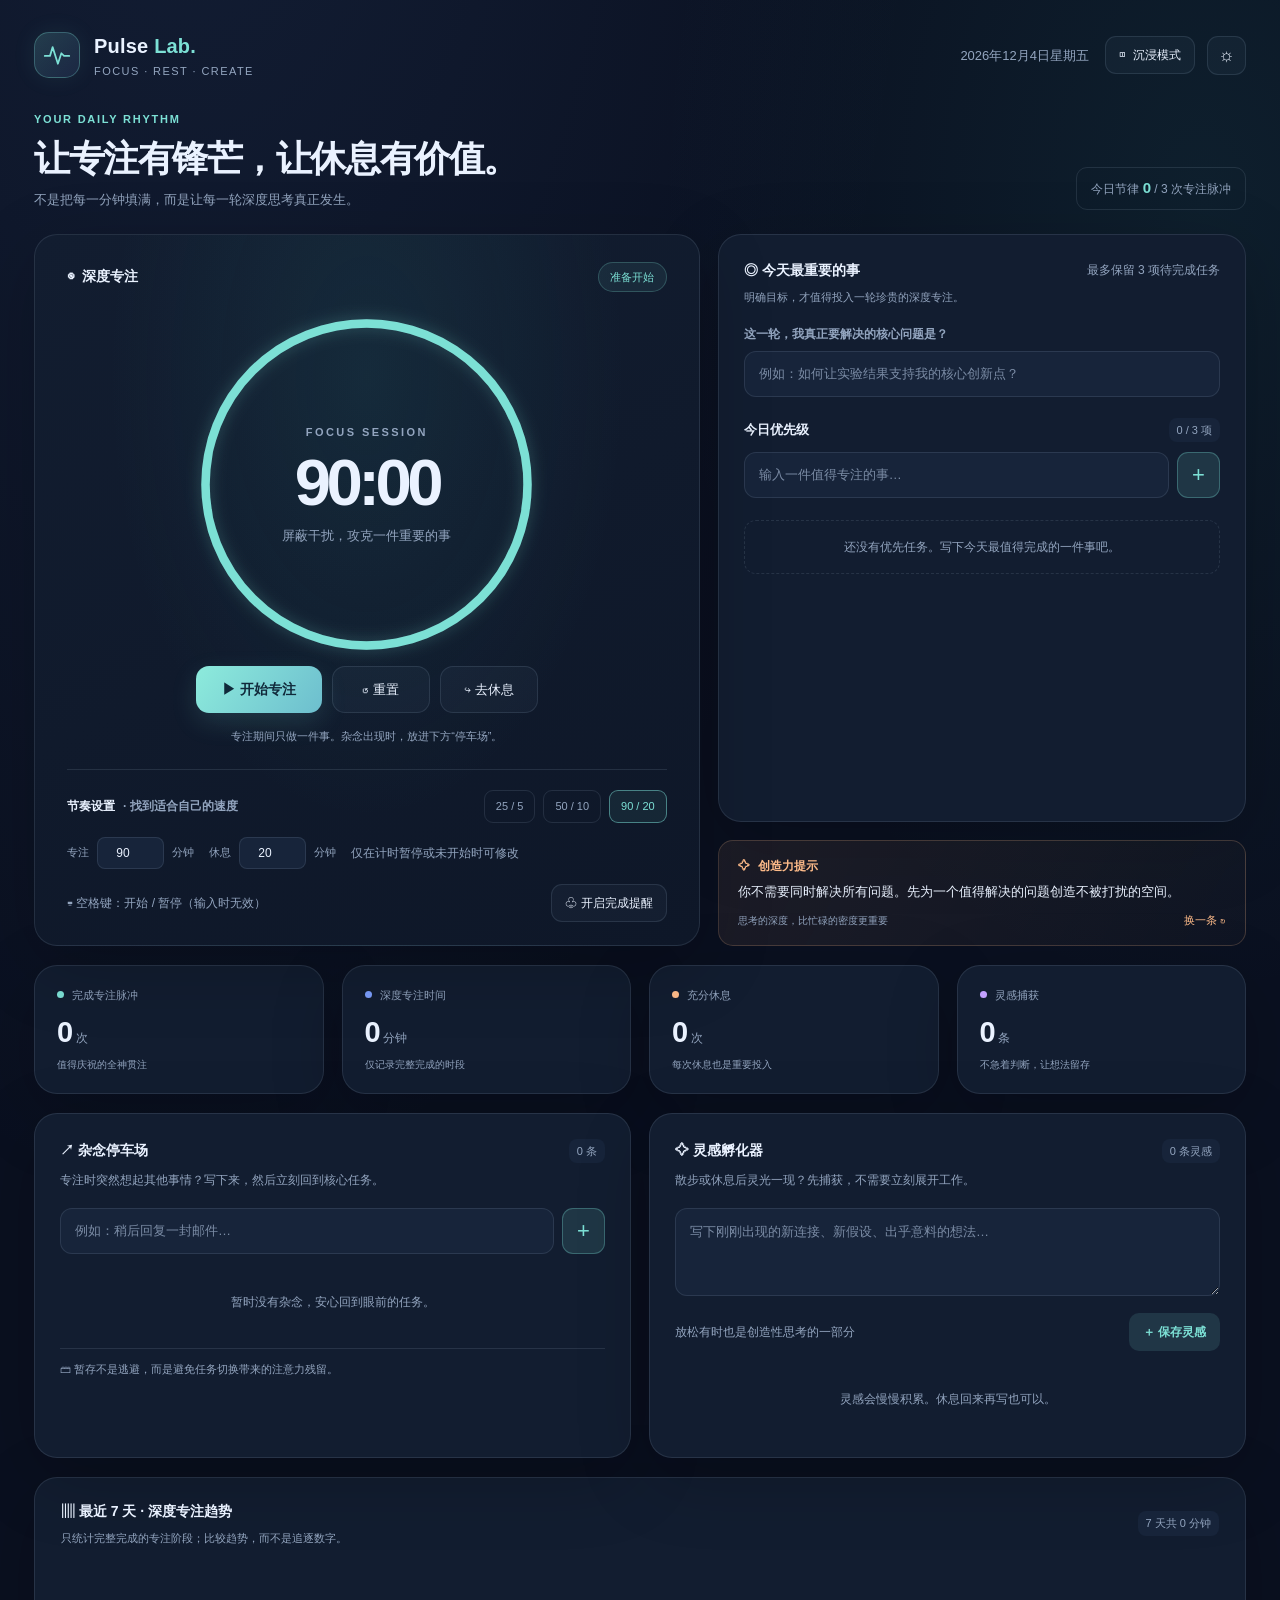
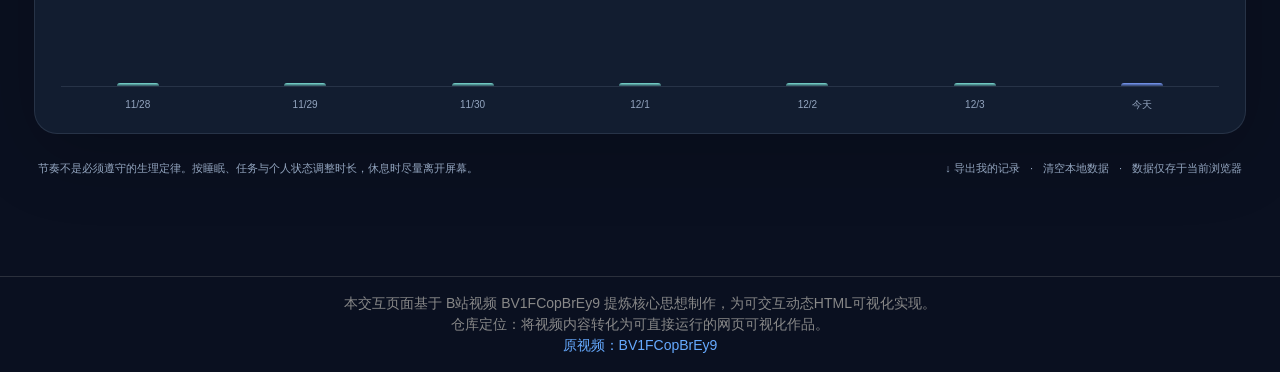
<file: attention_control_pulse.html>
<!DOCTYPE html>
<html lang="zh-CN">
<head>
  <meta charset="UTF-8" />
  <meta name="viewport" content="width=device-width, initial-scale=1.0" />
  <meta name="color-scheme" content="dark light" />
  <meta name="description" content="专注脉冲：将深度专注、真正休息与灵感孵化组合为一套可持续的工作节奏。" />
  <title>Pulse Lab · 专注脉冲创造力工作台</title>
  <style>
    :root {
      --bg: #0a1020; --bg2:#0e1728; --card: #121d30; --card2: #17243a;
      --line: rgba(177,200,225,.13); --fg: #eaf2ff; --muted: #93a5bf;
      --accent: #7ce0d5; --accent2: #7b9dfb; --warm: #ffbc8a; --red: #ff8f9a;
      --shadow: 0 20px 75px rgba(0,0,0,.2); --radius: 23px;
    }
    body.light {
      --bg: #f3f7fb; --bg2:#eaf1f9; --card: #fff; --card2: #f2f7fc;
      --line: rgba(39,68,94,.13); --fg: #182b43; --muted: #697d97;
      --accent: #0b9689; --accent2: #5979df; --warm: #bb6a26; --red: #db5361;
      --shadow: 0 18px 55px rgba(37,61,104,.075);
    }
    * {box-sizing: border-box}
    html {scroll-behavior:smooth}
    body {margin:0; min-height:100vh; background:radial-gradient(ellipse at 15% -20%,rgba(73,115,180,.15),transparent 48%),radial-gradient(ellipse at 94% 10%,rgba(49,163,159,.10),transparent 32%),var(--bg);font-family:Inter,-apple-system,BlinkMacSystemFont,"Segoe UI","PingFang SC","Microsoft YaHei",sans-serif;color:var(--fg);line-height:1.5;transition:background .3s,color .3s}
    button,input,textarea {font:inherit} button{cursor:pointer} button:disabled{opacity:.48;cursor:not-allowed}
    button:focus-visible,input:focus-visible,textarea:focus-visible {outline:2px solid var(--accent);outline-offset:3px}
    .wrap{max-width:1390px;margin:0 auto;padding:31px 34px 55px}
    .header{display:flex;align-items:center;justify-content:space-between;gap:16px;padding-bottom:31px}
    .brand{display:flex;align-items:center;gap:14px}
    .logo{width:46px;height:46px;border:1px solid rgba(124,224,213,.3);border-radius:15px;display:grid;place-items:center;background:linear-gradient(135deg,rgba(124,224,213,.18),rgba(123,157,251,.1));box-shadow:0 0 25px rgba(124,224,213,.08)}
    .logo svg{width:28px;height:28px;stroke:var(--accent);fill:none;stroke-width:2;stroke-linecap:round;stroke-linejoin:round}
    .brand-name{font-size:20px;font-weight:800;letter-spacing:.01em}.brand-name span{color:var(--accent)}
    .brand-sub{font-size:11px;color:var(--muted);letter-spacing:.13em;margin-top:2px}
    .header-right{display:flex;align-items:center;gap:12px;flex-wrap:wrap;justify-content:flex-end}
    .date{font-size:13px;color:var(--muted);padding-right:4px}
    .iconbtn,.outline-btn,.ghostbtn{border:1px solid var(--line);background:rgba(128,155,195,.055);color:var(--fg);border-radius:11px;padding:9px 13px;font-size:12px;display:inline-flex;align-items:center;justify-content:center;gap:8px;transition:.2s}
    .iconbtn:hover,.outline-btn:hover,.ghostbtn:hover{background:rgba(128,155,195,.13);border-color:rgba(124,224,213,.35)}
    .iconbtn{width:39px;height:39px;padding:0;font-size:18px}
    .page-title{display:flex;align-items:flex-end;justify-content:space-between;gap:15px;margin-bottom:24px}
    h1{margin:0;font-size:clamp(24px,3.2vw,36px);letter-spacing:-.04em;line-height:1.2;font-weight:790}
    .lead{margin:10px 0 0;font-size:13px;color:var(--muted)}
    .eyebrow{font-size:11px;color:var(--accent);font-weight:800;letter-spacing:.16em;margin-bottom:10px}
    .daily-marker{border:1px solid var(--line);padding:9px 14px;border-radius:11px;color:var(--muted);font-size:12px;white-space:nowrap}
    .daily-marker b{color:var(--accent);font-size:15px}
    .primary-grid{display:grid;grid-template-columns:minmax(0,1.26fr) minmax(365px,1fr);gap:18px;align-items:stretch}
    .card{background:var(--card);border:1px solid var(--line);border-radius:var(--radius);box-shadow:var(--shadow);overflow:hidden}
    .timer-card{position:relative;background:radial-gradient(ellipse at 50% 20%,rgba(52,151,151,.12),transparent 55%),linear-gradient(154deg,var(--card),var(--bg2));padding:27px 32px 23px;min-height:584px}
    .timer-card.break{background:radial-gradient(ellipse at 50% 20%,rgba(255,178,119,.1),transparent 55%),linear-gradient(154deg,var(--card),var(--bg2))}
    .section-head{display:flex;align-items:center;justify-content:space-between;gap:12px}
    .section-label{display:flex;gap:8px;align-items:center;font-size:14px;font-weight:750}
    .small-muted{font-size:12px;color:var(--muted)}
    .status-pill{font-size:11px;letter-spacing:.02em;color:var(--accent);background:rgba(124,224,213,.08);border:1px solid rgba(124,224,213,.23);padding:6px 11px;border-radius:99px;white-space:nowrap}
    .timer-card.break .status-pill{color:var(--warm);background:rgba(255,188,138,.09);border-color:rgba(255,188,138,.24)}
    .ring-container{position:relative;margin:10px auto 0;width:min(365px,100%);aspect-ratio:1;display:grid;place-items:center}
    .timer-ring{width:100%;height:100%;transform:rotate(-90deg);overflow:visible}
    .ring-track,.ring-prog{fill:none;stroke-width:8}
    .ring-track{stroke:var(--line)}
    .ring-prog{stroke:var(--accent);stroke-linecap:round;stroke-dasharray:942.478;stroke-dashoffset:0;filter:drop-shadow(0 0 7px rgba(124,224,213,.28));transition:stroke-dashoffset .28s linear,stroke .25s}
    .timer-card.break .ring-prog{stroke:var(--warm);filter:drop-shadow(0 0 7px rgba(255,188,138,.25))}
    .ring-inner{position:absolute;display:flex;flex-direction:column;align-items:center;text-align:center;gap:5px}
    .ring-tag{font-size:11px;letter-spacing:.22em;color:var(--muted);font-weight:750}
    .time{font-variant-numeric:tabular-nums;font-size:clamp(52px,5.1vw,78px);line-height:1.17;font-weight:750;letter-spacing:-.07em}
    .ring-sub{font-size:13px;color:var(--muted);max-width:240px}
    .timer-controls{display:flex;justify-content:center;gap:10px;flex-wrap:wrap;margin-top:-1px}
    .primary-btn{background:linear-gradient(125deg,#8debdc,#6dbece);color:#10293a;border:0;border-radius:13px;padding:13px 26px;font-size:14px;font-weight:800;display:inline-flex;align-items:center;justify-content:center;gap:9px;box-shadow:0 9px 26px rgba(124,224,213,.15);transition:filter .2s,transform .2s}
    .primary-btn:hover{filter:brightness(1.07);transform:translateY(-1px)}
    .timer-card.break .primary-btn{background:linear-gradient(125deg,#ffd1a6,#efad83);box-shadow:0 9px 26px rgba(255,188,138,.12)}
    .control-btn{min-width:98px;padding:12px 16px;font-size:13px;border-radius:13px}
    .timer-hint{text-align:center;color:var(--muted);font-size:11px;margin-top:15px;min-height:18px}
    .settings{border-top:1px solid var(--line);margin-top:23px;padding-top:20px}
    .setting-head{display:flex;align-items:center;justify-content:space-between;gap:10px;margin-bottom:12px}
    .presets{display:flex;gap:8px;flex-wrap:wrap}
    .preset{font-size:11px;color:var(--muted);border:1px solid var(--line);background:transparent;border-radius:9px;padding:7px 11px;transition:.18s}
    .preset.active{color:var(--accent);border-color:rgba(124,224,213,.5);background:rgba(124,224,213,.075)}
    .setting-fields{display:flex;gap:15px;align-items:center;margin-top:14px;flex-wrap:wrap}
    .setting-fields label{font-size:11px;color:var(--muted);display:flex;align-items:center;gap:8px}
    .num{width:67px;background:var(--card2);color:var(--fg);border:1px solid var(--line);border-radius:8px;padding:6px 7px;text-align:center;font-size:12px}
    .num:disabled{opacity:.55}.timer-footer{display:flex;gap:10px;justify-content:space-between;margin-top:15px;align-items:center;flex-wrap:wrap}
    .right-stack{display:flex;flex-direction:column;gap:18px;min-width:0}
    .plan-card{padding:25px 25px 20px;flex:1;min-height:415px}
    .micro{font-size:11px;color:var(--muted);margin-top:8px}
    .question-label{display:block;margin:20px 0 8px;font-size:12px;color:var(--muted);font-weight:650}
    .question-input,.text-input,.text-area{width:100%;border:1px solid var(--line);border-radius:12px;background:var(--card2);color:var(--fg);padding:12px 14px;outline:0;font-size:13px;transition:border .2s}
    .question-input:focus,.text-input:focus,.text-area:focus{border-color:var(--accent)}
    input::placeholder,textarea::placeholder{color:var(--muted);opacity:.8}
    .mini-head{display:flex;justify-content:space-between;align-items:center;margin:21px 0 10px}
    .mini-head h3{margin:0;font-size:13px;font-weight:730}
    .countbadge{font-size:11px;color:var(--muted);background:var(--card2);border-radius:8px;padding:4px 8px}
    .task-form,.note-form{display:flex;gap:8px;align-items:stretch}
    .task-form .text-input,.note-form .text-input{flex:1;min-width:0}
    .addbtn{width:43px;flex:0 0 43px;border:1px solid rgba(124,224,213,.3);border-radius:11px;background:rgba(124,224,213,.13);font-size:22px;color:var(--accent)}
    .task-list{display:flex;flex-direction:column;gap:8px;margin-top:12px}
    .task{display:flex;align-items:center;gap:9px;background:var(--card2);border:1px solid transparent;border-radius:12px;padding:10px 9px;min-height:47px}
    .task.selected{border-color:rgba(124,224,213,.34);background:linear-gradient(90deg,rgba(124,224,213,.065),var(--card2))}
    .task.done{opacity:.62}
    .radio-task{width:18px;height:18px;flex:0 0 18px;accent-color:var(--accent);cursor:pointer}
    .task-title{flex:1;min-width:0;color:var(--fg);font-size:12px;overflow-wrap:anywhere;cursor:pointer}
    .task.done .task-title{text-decoration:line-through;color:var(--muted)}
    .task-count{font-size:10px;color:var(--muted);white-space:nowrap}
    .tiny-btn{background:transparent;color:var(--muted);font-size:15px;border:0;padding:3px 5px;border-radius:5px}
    .tiny-btn:hover{color:var(--red);background:rgba(255,133,152,.08)}
    .empty{color:var(--muted);font-size:12px;text-align:center;border:1px dashed var(--line);padding:17px 10px;border-radius:12px;margin-top:10px}
    .inspiration{border:1px solid rgba(255,188,138,.2);background:linear-gradient(120deg,rgba(255,188,138,.08),rgba(255,188,138,.025));border-radius:15px;padding:16px 19px}
    .inspiration h3{font-size:12px;color:var(--warm);margin:0 0 6px;font-weight:750;display:flex;align-items:center;gap:8px}
    .inspiration p{font-size:13px;line-height:1.65;margin:0;color:var(--fg)}
    .suggestion-actions{display:flex;justify-content:space-between;align-items:center;gap:8px;margin-top:10px}
    .suggestion-actions small{color:var(--muted);font-size:10px}
    .linkbtn{color:var(--warm);background:none;border:0;padding:0;font-size:11px}
    .stats{display:grid;grid-template-columns:repeat(4,minmax(0,1fr));gap:18px;margin:19px 0}
    .stat{padding:21px 22px}
    .stat-label{font-size:11px;color:var(--muted);display:flex;gap:8px;align-items:center}
    .stat-label .dot{width:7px;height:7px;border-radius:50%;background:var(--accent)}
    .stat:nth-child(2) .dot{background:var(--accent2)}.stat:nth-child(3) .dot{background:var(--warm)}.stat:nth-child(4) .dot{background:#c3a1ff}
    .stat-value{font-size:29px;font-weight:790;letter-spacing:-.045em;margin:8px 0 2px;font-variant-numeric:tabular-nums}
    .stat-value span{font-size:12px;color:var(--muted);font-weight:500;letter-spacing:0;margin-left:4px}
    .stat-caption{font-size:10px;color:var(--muted)}
    .bottom-grid{display:grid;grid-template-columns:1fr 1fr;gap:18px;align-items:start}
    .work-card{padding:25px;min-height:345px}
    .work-card p.desc{font-size:12px;color:var(--muted);margin:8px 0 19px}
    .text-area{resize:vertical;min-height:88px;line-height:1.7}
    .subactions{display:flex;justify-content:space-between;align-items:center;gap:10px;margin-top:10px}
    .small-primary{border:0;border-radius:10px;background:rgba(124,224,213,.13);color:var(--accent);font-weight:700;font-size:12px;padding:10px 14px}
    .notes{max-height:220px;overflow-y:auto;display:flex;flex-direction:column;gap:9px;margin-top:19px}
    .note{display:flex;align-items:flex-start;gap:10px;border-top:1px solid var(--line);padding:11px 0 0}
    .note-content{flex:1;min-width:0;font-size:12px;white-space:pre-wrap;overflow-wrap:anywhere;line-height:1.6}
    .note-meta{font-size:10px;color:var(--muted);margin-top:4px}
    .note-empty{padding:20px 2px;font-size:12px;color:var(--muted);text-align:center}
    .insight{border-top:1px solid var(--line);margin-top:17px;padding-top:12px;font-size:11px;color:var(--muted)}
    .chart-card{margin-top:19px;padding:23px 26px 21px}
    .chart-frame{display:flex;align-items:flex-end;justify-content:space-between;gap:14px;margin-top:24px;height:117px;border-bottom:1px solid var(--line)}
    .chart-col{flex:1;display:flex;align-items:center;flex-direction:column;justify-content:flex-end;gap:8px;height:100%;min-width:0;position:relative}
    .chart-bar{background:linear-gradient(180deg,var(--accent),rgba(124,224,213,.27));width:min(42px,72%);border-radius:7px 7px 0 0;min-height:3px;transition:height .25s;position:relative}
    .chart-bar.today{background:linear-gradient(180deg,var(--accent2),rgba(123,157,251,.28))}
    .chart-bar:hover{filter:brightness(1.18)}
    .chart-figure{position:absolute;top:-21px;left:50%;transform:translateX(-50%);font-size:10px;color:var(--muted);white-space:nowrap}
    .chart-days{display:grid;grid-template-columns:repeat(7,1fr);gap:14px;margin-top:10px;text-align:center;font-size:10px;color:var(--muted)}
    .footer{display:flex;gap:15px;align-items:center;justify-content:space-between;margin-top:22px;padding:0 4px;color:var(--muted);font-size:11px;flex-wrap:wrap}
    .footer-actions{display:flex;gap:10px;align-items:center}
    .footer-actions button{border:0;background:none;color:var(--muted);font-size:11px;padding:4px 0}
    .footer-actions button:hover{color:var(--accent)}
    #toast{position:fixed;bottom:24px;left:50%;transform:translate(-50%,16px);background:#263b4d;color:#f5fffd;padding:12px 20px;border:1px solid rgba(124,224,213,.22);border-radius:12px;box-shadow:0 16px 48px rgba(0,0,0,.3);font-size:13px;opacity:0;visibility:hidden;z-index:100;transition:.3s;max-width:min(95vw,500px);text-align:center}
    #toast.show{transform:translate(-50%,0);opacity:1;visibility:visible}
    .dialog-wrap{position:fixed;inset:0;background:rgba(2,9,20,.76);backdrop-filter:blur(9px);display:grid;place-items:center;padding:16px;z-index:200}
    .dialog-wrap[hidden]{display:none}
    .dialog{background:var(--card);border:1px solid var(--line);border-radius:23px;max-width:445px;width:100%;box-shadow:0 35px 100px rgba(0,0,0,.4);padding:28px}
    .dialog-tag{color:var(--accent);font-size:11px;font-weight:700;letter-spacing:.14em}
    .dialog h2{font-size:24px;margin:10px 0 6px}.dialog p{font-size:12px;color:var(--muted);margin:0 0 18px}
    .dialog textarea{min-height:100px}
    .dialog-actions{display:flex;gap:10px;justify-content:flex-end;margin-top:15px}
    .zen .wrap{max-width:950px;display:flex;flex-direction:column;align-items:stretch;min-height:100vh;justify-content:center}
    .zen .page-title,.zen .right-stack,.zen .stats,.zen .bottom-grid,.zen .chart-card,.zen .footer{display:none}
    .zen .primary-grid{display:block}.zen .timer-card{min-height:620px;box-shadow:0 0 100px rgba(124,224,213,.05)}
    .zen .timer-card .settings{display:none}.zen .ring-container{width:min(430px,100%)}
    @media(max-width:970px){.primary-grid{grid-template-columns:1fr}.right-stack{display:grid;grid-template-columns:1fr 1fr;align-items:stretch}.plan-card{min-height:0}.stats{gap:11px}.timer-card{min-height:0}}
    @media(max-width:670px){.wrap{padding:22px 15px 30px}.header{align-items:flex-start}.brand-name{font-size:17px}.header-right{gap:7px}.date{display:none}.page-title{align-items:flex-start;flex-direction:column}.primary-grid{gap:13px}.right-stack{grid-template-columns:1fr;gap:13px}.timer-card{padding:21px 17px 19px}.ring-container{width:min(340px,100%);margin:12px auto 0}.time{font-size:60px}.plan-card,.work-card{padding:20px}.stats{grid-template-columns:1fr 1fr;gap:11px;margin:13px 0}.stat{padding:17px}.stat-value{font-size:25px}.bottom-grid{grid-template-columns:1fr;gap:13px}.chart-card{margin-top:13px;padding:20px}.chart-frame{gap:8px}.chart-days{gap:8px}.footer{align-items:flex-start}.control-btn{min-width:78px}.presets{gap:6px}.setting-head{align-items:flex-start;flex-direction:column}.timer-controls{gap:8px}.primary-btn{padding:12px 18px}.zen .wrap{justify-content:flex-start}}
    @media(prefers-reduced-motion:reduce){*,*:before,*:after{scroll-behavior:auto!important;transition:none!important;animation:none!important}}
  </style>
</head>
<body>
  <div class="wrap">
    <header class="header">
      <div class="brand"><div class="logo" aria-hidden="true"><svg viewBox="0 0 32 32"><path d="M2 17h6l3-10 6 19 4-12 3 3h6"/></svg></div><div><div class="brand-name">Pulse <span>Lab.</span></div><div class="brand-sub">FOCUS · REST · CREATE</div></div></div>
      <div class="header-right"><span class="date" id="todayDate"></span><button class="outline-btn" id="zenBtn" title="隐藏其他模块，只保留计时器">◫ <span id="zenText">沉浸模式</span></button><button class="iconbtn" id="themeBtn" aria-label="切换深色或浅色主题" title="切换主题">☼</button></div>
    </header>
    <div class="page-title"><div><div class="eyebrow">YOUR DAILY RHYTHM</div><h1>让专注有锋芒，让休息有价值。</h1><p class="lead">不是把每一分钟填满，而是让每一轮深度思考真正发生。</p></div><div class="daily-marker">今日节律 <b id="marker">0</b> / 3 次专注脉冲</div></div>
    <main>
      <section class="primary-grid" aria-label="专注计时与任务规划">
        <div class="card timer-card" id="timerCard">
          <div class="section-head"><div class="section-label"><span aria-hidden="true">◉</span><span id="timerHeading">深度专注</span></div><span class="status-pill" id="timerStatus">准备开始</span></div>
          <div class="ring-container">
            <svg class="timer-ring" viewBox="0 0 340 340" aria-hidden="true"><circle class="ring-track" cx="170" cy="170" r="150"></circle><circle class="ring-prog" id="progressRing" cx="170" cy="170" r="150"></circle></svg>
            <div class="ring-inner"><div class="ring-tag" id="ringTag">FOCUS SESSION</div><div class="time" id="timeText" role="timer" aria-live="off">90:00</div><div class="ring-sub" id="ringSub">选定一项重要任务，屏蔽干扰</div></div>
          </div>
          <div class="timer-controls"><button class="primary-btn" id="startPauseBtn">▶ 开始专注</button><button class="outline-btn control-btn" id="resetBtn">↺ 重置</button><button class="outline-btn control-btn" id="skipBtn">↪ 去休息</button></div>
          <div class="timer-hint" id="timerHint">完成专注后，再进入真正的休息；两阶段不会自动连续播放。</div>
          <div class="settings">
            <div class="setting-head"><div class="section-label" style="font-size:12px">节奏设置 <span class="small-muted">· 找到适合自己的速度</span></div><div class="presets" role="group" aria-label="专注与休息时长预设"><button class="preset" data-focus="25" data-break="5">25 / 5</button><button class="preset" data-focus="50" data-break="10">50 / 10</button><button class="preset" data-focus="90" data-break="20">90 / 20</button></div></div>
            <div class="setting-fields"><label for="focusMin">专注 <input class="num" id="focusMin" type="number" min="5" max="180" step="5" value="90" inputmode="numeric" /> 分钟</label><label for="breakMin">休息 <input class="num" id="breakMin" type="number" min="1" max="60" step="1" value="20" inputmode="numeric" /> 分钟</label><span class="small-muted" id="settingsHint">仅在计时暂停或未开始时可修改</span></div>
            <div class="timer-footer"><span class="small-muted">⌨ 空格键：开始 / 暂停（输入时无效）</span><button class="ghostbtn" id="notifyBtn" title="允许系统通知用于完成提醒">♧ 开启完成提醒</button></div>
          </div>
        </div>
        <div class="right-stack">
          <div class="card plan-card">
            <div class="section-head"><div class="section-label">◎ 今天最重要的事</div><span class="small-muted">最多保留 3 项待完成任务</span></div>
            <p class="micro">明确目标，才值得投入一轮珍贵的深度专注。</p>
            <label class="question-label" for="coreQuestion">这一轮，我真正要解决的核心问题是？</label>
            <input class="question-input" type="text" maxlength="180" id="coreQuestion" placeholder="例如：如何让实验结果支持我的核心创新点？" />
            <div class="mini-head"><h3>今日优先级</h3><span class="countbadge" id="taskBadge">0 / 3 项</span></div>
            <form id="taskForm" class="task-form"><input id="taskInput" class="text-input" type="text" maxlength="120" autocomplete="off" placeholder="输入一件值得专注的事…" aria-label="添加任务" /><button class="addbtn" type="submit" aria-label="添加任务">+</button></form>
            <div class="task-list" id="taskList"></div>
          </div>
          <div class="inspiration"><h3>✧ <span id="promptTitle">创造力提示</span></h3><p id="promptText">你不需要同时解决所有问题。先为一个值得解决的问题创造不被打扰的空间。</p><div class="suggestion-actions"><small id="promptFoot">思考的深度，比忙碌的密度更重要</small><button id="promptBtn" class="linkbtn">换一条 ↻</button></div></div>
        </div>
      </section>
      <section class="stats" aria-label="今日效率统计"><div class="card stat"><div class="stat-label"><i class="dot"></i> 完成专注脉冲</div><div class="stat-value" id="statFocus">0<span>次</span></div><div class="stat-caption">值得庆祝的全神贯注</div></div><div class="card stat"><div class="stat-label"><i class="dot"></i> 深度专注时间</div><div class="stat-value" id="statTime">0<span>分钟</span></div><div class="stat-caption">仅记录完整完成的时段</div></div><div class="card stat"><div class="stat-label"><i class="dot"></i> 充分休息</div><div class="stat-value" id="statBreaks">0<span>次</span></div><div class="stat-caption">每次休息也是重要投入</div></div><div class="card stat"><div class="stat-label"><i class="dot"></i> 灵感捕获</div><div class="stat-value" id="statIdeas">0<span>条</span></div><div class="stat-caption">不急着判断，让想法留存</div></div></section>
      <section class="bottom-grid" aria-label="杂念暂存与创意孵化">
        <div class="card work-card"><div class="section-head"><div class="section-label">↗ 杂念停车场</div><span class="countbadge" id="distractionCount">0 条</span></div><p class="desc">专注时突然想起其他事情？写下来，然后立刻回到核心任务。</p><form id="distractionForm" class="note-form"><input class="text-input" type="text" maxlength="240" id="distractionInput" autocomplete="off" placeholder="例如：稍后回复一封邮件…" aria-label="暂存杂念" /><button class="addbtn" type="submit" aria-label="暂存杂念">+</button></form><div class="notes" id="distractionList"></div><div class="insight">🗃 暂存不是逃避，而是避免任务切换带来的注意力残留。</div></div>
        <div class="card work-card"><div class="section-head"><div class="section-label">✧ 灵感孵化器</div><span class="countbadge" id="ideasCount">0 条灵感</span></div><p class="desc">散步或休息后灵光一现？先捕获，不需要立刻展开工作。</p><form id="ideaForm"><textarea class="text-area" maxlength="1200" id="ideaInput" placeholder="写下刚刚出现的新连接、新假设、出乎意料的想法…" aria-label="记录灵感"></textarea><div class="subactions"><span class="small-muted">放松有时也是创造性思考的一部分</span><button type="submit" class="small-primary">＋ 保存灵感</button></div></form><div class="notes" id="ideaList"></div></div>
      </section>
      <section class="card chart-card" aria-label="最近七天专注趋势"><div class="section-head"><div><div class="section-label">▥ 最近 7 天 · 深度专注趋势</div><div class="micro">只统计完整完成的专注阶段；比较趋势，而不是追逐数字。</div></div><span class="countbadge" id="weekSum">7 天共 0 分钟</span></div><div class="chart-frame" id="chartBars"></div><div class="chart-days" id="chartDays"></div></section>
    </main>
    <footer class="footer"><span>节奏不是必须遵守的生理定律。按睡眠、任务与个人状态调整时长，休息时尽量离开屏幕。</span><div class="footer-actions"><button id="exportBtn">↓ 导出我的记录</button><span>·</span><button id="clearBtn">清空本地数据</button><span>·</span><span>数据仅存于当前浏览器</span></div></footer>
  </div>
  <div id="toast" role="status" aria-live="polite"></div>
  <div id="reflectionModal" class="dialog-wrap" hidden><div class="dialog" role="dialog" aria-modal="true" aria-labelledby="reflectionTitle"><div class="dialog-tag">SESSION COMPLETE ✦</div><h2 id="reflectionTitle">这一轮，做得很好。</h2><p>你的专注已经记录。用一句话留下进展，再让自己真正休息。</p><label class="question-label" for="reflectionInput">本轮的进展 / 下一步（可选）</label><textarea id="reflectionInput" class="text-area" maxlength="500" placeholder="例如：厘清了攻击假设，但对照实验还需要补充…"></textarea><div class="dialog-actions"><button id="skipReflection" class="outline-btn">暂不记录</button><button id="saveReflection" class="primary-btn">保存并去休息</button></div></div></div>
<script>
(() => {
  'use strict';
  const $ = id => document.getElementById(id);
  const STORAGE_KEY = 'pulse-lab-v1';
  const localDay = (d = new Date()) => `${d.getFullYear()}-${String(d.getMonth()+1).padStart(2,'0')}-${String(d.getDate()).padStart(2,'0')}`;
  const uid = () => Date.now().toString(36) + Math.random().toString(36).slice(2,8);
  const defaultState = () => ({settings:{focus:90,break:20,theme:'dark',sound:false},timer:{phase:'focus',remaining:5400,length:5400,endsAt:null,running:false,sessionTask:null},tasks:[],selectedTask:null,question:'',distractions:[],ideas:[],sessions:[],promptIndex:0});
  function load(){try{const raw=localStorage.getItem(STORAGE_KEY);if(!raw)return defaultState();const parsed=JSON.parse(raw),def=defaultState();return {...def,...parsed,settings:{...def.settings,...parsed.settings},timer:{...def.timer,...parsed.timer},tasks:Array.isArray(parsed.tasks)?parsed.tasks:[],sessions:Array.isArray(parsed.sessions)?parsed.sessions:[],ideas:Array.isArray(parsed.ideas)?parsed.ideas:[],distractions:Array.isArray(parsed.distractions)?parsed.distractions:[]};}catch(e){return defaultState();}}
  let s=load(), toastHandle=null, lastActiveMinute=-1;
  const save=()=>{try{localStorage.setItem(STORAGE_KEY,JSON.stringify(s));}catch(e){/* In private mode, in-memory session still works. */}};
  const toast=msg=>{const el=$('toast');el.textContent=msg;el.classList.add('show');clearTimeout(toastHandle);toastHandle=setTimeout(()=>el.classList.remove('show'),3600)};
  const focusPrompts=[
    ['创造力提示','你不需要同时解决所有问题。先为一个值得解决的问题创造不被打扰的空间。','思考的深度，比忙碌的密度更重要'],
    ['收窄问题','如果这轮只允许取得一项进展，哪一项最能推动整个项目？','单一、具体、可描述的目标更容易投入'],
    ['打破惯性','试着问自己：我现在默认成立的一个假设，真的有证据吗？','复杂问题常常从一个好问题开始'],
    ['深入而非切换','碰到困难时，先在草稿纸写出卡住的地方，不必立刻去看消息。','先辨认阻碍，再寻找解法']
  ];
  const breakPrompts=[
    ['真正休息','离开屏幕，缓慢走动一会儿。不要拿起手机接收新的信息。','不用追求任何产出'],
    ['视觉放松','走到窗边，看看远处的树、天空或建筑。放松肩颈。','让注意力从任务中撤离'],
    ['自由联想','不用刻意想刚刚的问题。允许大脑自由游走，灵感出现时再记下。','不必强迫灵感发生'],
    ['身体恢复','喝水、轻度伸展或闭目休息。让这段时间真正属于恢复。','休息并不是另一项绩效任务']
  ];
  function setupDate(){const d=new Date();$('todayDate').textContent=new Intl.DateTimeFormat('zh-CN',{year:'numeric',month:'long',day:'numeric',weekday:'long'}).format(d)}
  function playTone(){try{const AC=window.AudioContext||window.webkitAudioContext;if(!AC)return;const ctx=new AC();[0,0.21,0.42].forEach((t,i)=>{const osc=ctx.createOscillator(),gain=ctx.createGain();osc.type='sine';osc.frequency.value=[660,784,880][i];gain.gain.setValueAtTime(0.0001,ctx.currentTime+t);gain.gain.exponentialRampToValueAtTime(.075,ctx.currentTime+t+.015);gain.gain.exponentialRampToValueAtTime(.0001,ctx.currentTime+t+.17);osc.connect(gain);gain.connect(ctx.destination);osc.start(ctx.currentTime+t);osc.stop(ctx.currentTime+t+.18)});setTimeout(()=>ctx.close().catch(()=>{}),1200)}catch(e){}}
  function notification(msg){if(s.settings.sound)playTone();if('Notification' in window&&Notification.permission==='granted'&&document.hidden){try{new Notification('Pulse Lab · 阶段完成',{body:msg})}catch(e){}}}
  const fmt=seconds=>{const n=Math.max(0,Math.ceil(seconds)),m=Math.floor(n/60),ss=n%60;return `${String(m).padStart(2,'0')}:${String(ss).padStart(2,'0')}`};
  function actualRemaining(){return s.timer.running&&s.timer.endsAt?Math.max(0,Math.ceil((s.timer.endsAt-Date.now())/1000)):Math.max(0,s.timer.remaining)}
  function chooseNextPhase(){s.timer.phase=s.timer.phase==='focus'?'break':'focus';s.timer.length=(s.timer.phase==='focus'?s.settings.focus:s.settings.break)*60;s.timer.remaining=s.timer.length;s.timer.running=false;s.timer.endsAt=null;s.timer.sessionTask=null;save();renderTimer();renderPrompt()}
  function finishPhase(){
    if(!s.timer.running)return;
    const phase=s.timer.phase,mins=Math.round(s.timer.length/60);
    s.timer.remaining=0;s.timer.running=false;s.timer.endsAt=null;
    s.sessions.push({id:uid(),date:localDay(),time:new Date().toISOString(),phase,minutes:mins,taskId:s.timer.sessionTask||null,taskName:s.tasks.find(t=>t.id===s.timer.sessionTask)?.title||'自由专注',reflection:''});
    if(phase==='focus'&&s.timer.sessionTask){const task=s.tasks.find(t=>t.id===s.timer.sessionTask);if(task)task.pulses=(task.pulses||0)+1}
    save();notification(phase==='focus'?'专注阶段结束。起身休息，让思维自由游走。':'休息结束。准备好后再开始下一轮。');
    chooseNextPhase();renderEverything();
    if(phase==='focus'){$('reflectionInput').value='';$('reflectionModal').hidden=false;setTimeout(()=>$('reflectionInput').focus(),60)}
    else toast('完成一轮真正的休息。现在可以继续深度专注。');
  }
  function updateTimer(){if(s.timer.running){const rem=actualRemaining();if(rem===0){finishPhase();return;}s.timer.remaining=rem;}renderTimerClock();const nowMin=Math.floor(Date.now()/60000);if(lastActiveMinute!==nowMin){lastActiveMinute=nowMin;renderStats();setupDate()}}
  function renderTimerClock(){const t=s.timer,rem=actualRemaining(),display=fmt(rem);$('timeText').textContent=display;document.title=`${t.running?display+' · ':''}Pulse Lab · ${t.phase==='focus'?'深度专注':'真正休息'}`;const circumference=2*Math.PI*150,percent=t.length>0?1-rem/t.length:0;$('progressRing').style.strokeDasharray=String(circumference);$('progressRing').style.strokeDashoffset=String(circumference*Math.max(0,Math.min(1,percent)))}
  function renderTimer(){const t=s.timer,focus=t.phase==='focus';$('timerCard').classList.toggle('break',!focus);$('timerHeading').textContent=focus?'深度专注':'彻底休息';$('timerStatus').textContent=t.running?'正在'+(focus?'专注':'恢复'):t.remaining<t.length?'已暂停':'准备开始';$('ringTag').textContent=focus?'FOCUS SESSION':'RECOVERY SESSION';$('ringSub').textContent=focus?(s.tasks.find(v=>v.id===(t.sessionTask||s.selectedTask))?.title||'屏蔽干扰，攻克一件重要的事'):'让思绪自由游走，暂时离开屏幕';$('startPauseBtn').textContent=t.running?'Ⅱ 暂停计时':focus?'▶ '+(t.remaining<t.length?'继续专注':'开始专注'):'▶ '+(t.remaining<t.length?'继续休息':'开始休息');$('skipBtn').textContent=focus?'↪ 去休息':'↪ 回专注';$('timerHint').textContent=focus?'专注期间只做一件事。杂念出现时，放进下方“停车场”。':'尽可能离开屏幕。休息不是刷手机，也不必强迫自己产生灵感。';$('focusMin').value=s.settings.focus;$('breakMin').value=s.settings.break;['focusMin','breakMin'].forEach(id=>$(id).disabled=t.running);document.querySelectorAll('.preset').forEach(b=>{b.disabled=t.running;b.classList.toggle('active',Number(b.dataset.focus)===s.settings.focus&&Number(b.dataset.break)===s.settings.break)});renderTimerClock()}
  function startPause(){const t=s.timer;if(t.running){t.remaining=actualRemaining();t.running=false;t.endsAt=null;toast(t.phase==='focus'?'已暂停专注计时':'已暂停休息计时')}else{if(t.remaining<=0){t.remaining=t.length;}if(t.phase==='focus'&&!t.sessionTask)t.sessionTask=s.selectedTask;t.endsAt=Date.now()+t.remaining*1000;t.running=true;}save();renderTimer()}
  function resetTimer(){if(s.timer.running&&!confirm('正在计时，确定要重置当前阶段吗？本轮将不计入统计。'))return;s.timer.running=false;s.timer.endsAt=null;s.timer.length=(s.timer.phase==='focus'?s.settings.focus:s.settings.break)*60;s.timer.remaining=s.timer.length;s.timer.sessionTask=null;save();renderTimer();toast('已重置当前计时阶段')}
  function skipPhase(){if(s.timer.running&&!confirm('确定要提前结束当前阶段吗？未完成的阶段不会计入统计。'))return;chooseNextPhase();renderEverything();toast(s.timer.phase==='break'?'已切换到休息阶段':'已切换到专注阶段')}
  function updateSettings(){if(s.timer.running)return;const f=Number($('focusMin').value),b=Number($('breakMin').value);if(!Number.isFinite(f)||!Number.isFinite(b)||f<5||f>180||b<1||b>60){$('focusMin').value=s.settings.focus;$('breakMin').value=s.settings.break;toast('专注时长 5–180 分钟，休息时长 1–60 分钟');return}s.settings.focus=f;s.settings.break=b;s.timer.length=(s.timer.phase==='focus'?f:b)*60;s.timer.remaining=s.timer.length;s.timer.sessionTask=null;save();renderTimer()}
  function preset(f,b){if(s.timer.running)return;s.settings.focus=f;s.settings.break=b;s.timer.length=(s.timer.phase==='focus'?f:b)*60;s.timer.remaining=s.timer.length;s.timer.sessionTask=null;save();renderTimer();toast(`已切换到 ${f} 分钟专注 / ${b} 分钟休息`)}
  function renderTasks(){const list=$('taskList');list.replaceChildren();const undone=s.tasks.filter(t=>!t.done);$('taskBadge').textContent=`${undone.length} / 3 项`;
    if(!s.tasks.length){const el=document.createElement('div');el.className='empty';el.textContent='还没有优先任务。写下今天最值得完成的一件事吧。';list.append(el);return;}
    s.tasks.forEach(t=>{const row=document.createElement('div');row.className=`task${s.selectedTask===t.id?' selected':''}${t.done?' done':''}`;
      const checkbox=document.createElement('input');checkbox.type='checkbox';checkbox.className='radio-task';checkbox.checked=!!t.done;checkbox.setAttribute('aria-label','完成任务：'+t.title);checkbox.addEventListener('change',()=>{t.done=checkbox.checked;if(t.done&&s.selectedTask===t.id)s.selectedTask=s.tasks.find(v=>!v.done)?.id||null;save();renderTasks();renderTimer()});
      const label=document.createElement('div');label.className='task-title';label.textContent=t.title;label.title='点击设为当前专注任务';label.addEventListener('click',()=>{if(t.done)return;s.selectedTask=t.id;save();renderTasks();renderTimer()});
      const count=document.createElement('span');count.className='task-count';count.textContent=t.pulses?`${t.pulses} 次脉冲`:(s.selectedTask===t.id?'当前任务':'');
      const del=document.createElement('button');del.className='tiny-btn';del.type='button';del.textContent='×';del.title='删除任务';del.setAttribute('aria-label','删除任务：'+t.title);del.addEventListener('click',()=>{s.tasks=s.tasks.filter(v=>v.id!==t.id);if(s.selectedTask===t.id)s.selectedTask=s.tasks.find(v=>!v.done)?.id||null;save();renderTasks();renderTimer()});
      row.append(checkbox,label,count,del);list.append(row);
    });
  }
  function addTask(){const title=$('taskInput').value.trim();if(!title)return;if(s.tasks.filter(t=>!t.done).length>=3){toast('今天最多设置 3 项待完成的重要任务。先完成或删除一项。');return;}const t={id:uid(),title,done:false,pulses:0};s.tasks.push(t);if(!s.selectedTask)s.selectedTask=t.id;$('taskInput').value='';save();renderTasks();renderTimer();}
  function noteElement(item,type){const note=document.createElement('div');note.className='note';const body=document.createElement('div');body.style.flex='1';body.style.minWidth='0';const content=document.createElement('div');content.className='note-content';content.textContent=item.text;const when=document.createElement('div');when.className='note-meta';when.textContent=new Date(item.time).toLocaleString('zh-CN',{month:'numeric',day:'numeric',hour:'2-digit',minute:'2-digit'});body.append(content,when);const del=document.createElement('button');del.className='tiny-btn';del.textContent='×';del.title='删除记录';del.setAttribute('aria-label','删除记录');del.addEventListener('click',()=>{s[type]=s[type].filter(v=>v.id!==item.id);save();renderNotes();renderStats()});note.append(body,del);return note}
  function renderNotes(){[['distractions','distractionList','暂时没有杂念，安心回到眼前的任务。'],['ideas','ideaList','灵感会慢慢积累。休息回来再写也可以。']].forEach(([type,listId,hint])=>{const list=$(listId);list.replaceChildren();const items=[...s[type]].reverse().slice(0,20);if(items.length===0){const empty=document.createElement('div');empty.className='note-empty';empty.textContent=hint;list.append(empty)}else items.forEach(item=>list.append(noteElement(item,type)))});$('distractionCount').textContent=`${s.distractions.length} 条`;$('ideasCount').textContent=`${s.ideas.length} 条灵感`}
  function addNote(type,inputId){const val=$(inputId).value.trim();if(!val)return;s[type].push({id:uid(),text:val,time:new Date().toISOString(),date:localDay()});$(inputId).value='';save();renderNotes();renderStats();toast(type==='ideas'?'灵感已保存。先记录，稍后再检验。':'已暂存，继续专注眼前的任务。')}
  function renderPrompt(){const arr=s.timer.phase==='focus'?focusPrompts:breakPrompts;const prompt=arr[s.promptIndex%arr.length];$('promptTitle').textContent=prompt[0];$('promptText').textContent=prompt[1];$('promptFoot').textContent=prompt[2]}
  function renderStats(){const today=localDay(),ses=s.sessions.filter(v=>v.date===today),f=ses.filter(v=>v.phase==='focus'),r=ses.filter(v=>v.phase==='break'),minutes=f.reduce((a,b)=>a+b.minutes,0),ideas=s.ideas.filter(v=>v.date===today).length;$('statFocus').innerHTML=`${f.length}<span>次</span>`;$('statTime').innerHTML=`${minutes}<span>分钟</span>`;$('statBreaks').innerHTML=`${r.length}<span>次</span>`;$('statIdeas').innerHTML=`${ideas}<span>条</span>`;$('marker').textContent=f.length;renderChart()}
  function renderChart(){const dates=Array.from({length:7},(_,i)=>{const d=new Date();d.setHours(12,0,0,0);d.setDate(d.getDate()-(6-i));return {day:localDay(d),label:new Intl.DateTimeFormat('zh-CN',{month:'numeric',day:'numeric'}).format(d)}});const values=dates.map(({day})=>s.sessions.filter(v=>v.date===day&&v.phase==='focus').reduce((sum,v)=>sum+v.minutes,0));const mx=Math.max(...values,1),frame=$('chartBars'),axis=$('chartDays');frame.replaceChildren();axis.replaceChildren();dates.forEach((d,i)=>{const col=document.createElement('div');col.className='chart-col';const bar=document.createElement('div');bar.className='chart-bar'+(i===6?' today':'');bar.style.height=`${Math.max(3,values[i]/mx*86)}px`;bar.title=`${d.label}：${values[i]} 分钟`;const n=document.createElement('span');n.className='chart-figure';n.textContent=values[i]===0?'':values[i]+'m';bar.append(n);col.append(bar);frame.append(col);const label=document.createElement('span');label.textContent=i===6?'今天':d.label;axis.append(label)});$('weekSum').textContent=`7 天共 ${values.reduce((a,b)=>a+b,0)} 分钟`}
  function renderEverything(){renderTimer();renderTasks();renderNotes();renderStats();renderPrompt();$('coreQuestion').value=s.question;$('themeBtn').textContent=s.settings.theme==='light'?'☾':'☼';document.body.classList.toggle('light',s.settings.theme==='light');}
  function exportData(){const data={exportedAt:new Date().toISOString(),description:'Pulse Lab 本地任务、灵感与计时记录',...s,timer:{...s.timer,running:false,endsAt:null,remaining:actualRemaining()}};const blob=new Blob([JSON.stringify(data,null,2)],{type:'application/json;charset=utf-8'});const url=URL.createObjectURL(blob),a=document.createElement('a');a.href=url;a.download=`Pulse-Lab-记录-${localDay()}.json`;document.body.append(a);a.click();a.remove();setTimeout(()=>URL.revokeObjectURL(url),1000);toast('已导出 JSON 记录文件')}
  // Restore a running countdown by absolute deadline. An elapsed session is registered only once.
  function restore(){if(s.timer.running){if(Number.isFinite(s.timer.endsAt)){if(s.timer.endsAt<=Date.now()){finishPhase();}else s.timer.remaining=actualRemaining()}else{s.timer.running=false;s.timer.endsAt=null;save()}}}
  $('startPauseBtn').addEventListener('click',startPause);$('resetBtn').addEventListener('click',resetTimer);$('skipBtn').addEventListener('click',skipPhase);
  $('focusMin').addEventListener('change',updateSettings);$('breakMin').addEventListener('change',updateSettings);
  document.querySelectorAll('.preset').forEach(b=>b.addEventListener('click',()=>preset(Number(b.dataset.focus),Number(b.dataset.break))));
  $('taskForm').addEventListener('submit',e=>{e.preventDefault();addTask()});
  $('distractionForm').addEventListener('submit',e=>{e.preventDefault();addNote('distractions','distractionInput')});
  $('ideaForm').addEventListener('submit',e=>{e.preventDefault();addNote('ideas','ideaInput')});
  $('coreQuestion').addEventListener('input',e=>{s.question=e.target.value;save()});
  $('promptBtn').addEventListener('click',()=>{s.promptIndex++;save();renderPrompt()});
  $('themeBtn').addEventListener('click',()=>{s.settings.theme=s.settings.theme==='light'?'dark':'light';save();renderEverything()});
  $('zenBtn').addEventListener('click',()=>{const on=document.body.classList.toggle('zen');$('zenText').textContent=on?'退出沉浸':'沉浸模式';$('zenBtn').setAttribute('aria-pressed',String(on));window.scrollTo({top:0,behavior:'smooth'})});
  $('notifyBtn').addEventListener('click',async()=>{if(!('Notification' in window)){toast('此浏览器不支持系统通知；计时器仍可正常使用');return}if(Notification.permission==='granted'){s.settings.sound=!s.settings.sound;save();$('notifyBtn').textContent=s.settings.sound?'♫ 声音提醒已开':'♧ 系统通知已开';toast(s.settings.sound?'已开启提示音与系统通知':'系统通知已启用；提示音已关闭');return}try{const p=await Notification.requestPermission();toast(p==='granted'?'通知权限已启用。浏览器后台计时结束时可发送提醒。':'未开启系统通知；计时仍可正常使用。');$('notifyBtn').textContent=p==='granted'?'♧ 系统通知已开':'♧ 开启完成提醒'}catch(e){toast('系统通知不可用。某些本地文件环境会限制此功能。')}});
  $('saveReflection').addEventListener('click',()=>{const val=$('reflectionInput').value.trim();if(val){const entry=[...s.sessions].reverse().find(v=>v.phase==='focus'&&!v.reflection);if(entry)entry.reflection=val;save();} $('reflectionModal').hidden=true;toast('专注已记录。现在离开屏幕，给自己一段休息。')});
  $('skipReflection').addEventListener('click',()=>{$('reflectionModal').hidden=true;toast('已进入休息阶段。现在可以离开屏幕。')});
  $('exportBtn').addEventListener('click',exportData);
  $('clearBtn').addEventListener('click',()=>{if(!confirm('确定清空所有任务、笔记、灵感与历史统计吗？此操作无法撤销。'))return;const theme=s.settings.theme;s=defaultState();s.settings.theme=theme;save();renderEverything();toast('本地记录已清空')});
  window.addEventListener('keydown',e=>{if(e.code==='Space'&&!e.repeat&&!['INPUT','TEXTAREA','BUTTON','SELECT'].includes(document.activeElement?.tagName)&&$('reflectionModal').hidden){e.preventDefault();startPause()}if(e.key==='Escape'&&!$('reflectionModal').hidden){$('skipReflection').click()}else if(e.key==='Escape'&&document.body.classList.contains('zen')){$('zenBtn').click()}});
  window.addEventListener('focus',updateTimer);document.addEventListener('visibilitychange',()=>{if(!document.hidden)updateTimer()});
  restore();renderEverything();setupDate();if('Notification' in window&&Notification.permission==='granted')$('notifyBtn').textContent='♧ 系统通知已开';setInterval(updateTimer,350);
})();
</script>
  <div style="margin-top:40px; padding:16px; border-top:1px solid #88888844; font-size:14px; color:#888; text-align:center;">
本交互页面基于 B站视频 BV1FCopBrEy9 提炼核心思想制作，为可交互动态HTML可视化实现。<br>
仓库定位：将视频内容转化为可直接运行的网页可视化作品。
<br>
<a target="_blank" href="https://www.bilibili.com/video/BV1FCopBrEy9/" style="color:#66aaff;text-decoration:none;">原视频：BV1FCopBrEy9</a>
</div>
</body>
</html>
</file>
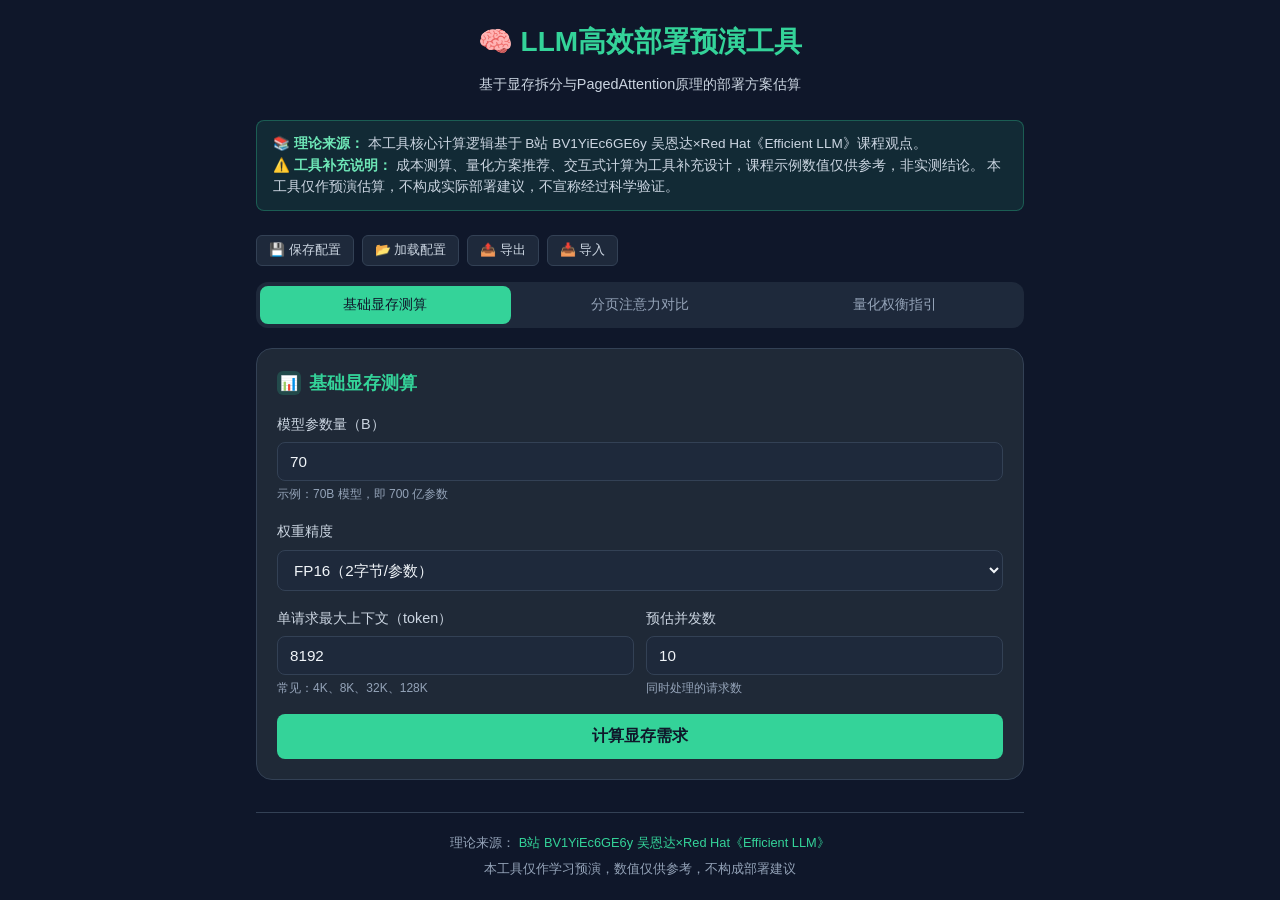
<file: efficientVLLM.html>
<!DOCTYPE html>
<html lang="zh-CN">
<head>
    <meta charset="UTF-8">
    <meta name="viewport" content="width=device-width, initial-scale=1.0">
    <title>LLM高效部署预演工具</title>
    <style>
        * {
            margin: 0;
            padding: 0;
            box-sizing: border-box;
        }

        :root {
            --bg-primary: #0f172a;
            --bg-secondary: #1e293b;
            --bg-card: #1f2937;
            --mint-primary: #34d399;
            --mint-secondary: #10b981;
            --mint-light: #6ee7b7;
            --text-primary: #f1f5f9;
            --text-secondary: #cbd5e1;
            --text-muted: #94a3b8;
            --border-color: #334155;
            --error: #f87171;
            --warning: #fbbf24;
        }

        body {
            font-family: -apple-system, BlinkMacSystemFont, 'Segoe UI', Roboto, 'Helvetica Neue', Arial, sans-serif;
            background-color: var(--bg-primary);
            color: var(--text-primary);
            line-height: 1.6;
            min-height: 100vh;
        }

        .container {
            max-width: 800px;
            margin: 0 auto;
            padding: 20px 16px;
        }

        header {
            text-align: center;
            margin-bottom: 24px;
        }

        h1 {
            font-size: 1.75rem;
            color: var(--mint-primary);
            margin-bottom: 8px;
        }

        .subtitle {
            color: var(--text-secondary);
            font-size: 0.9rem;
        }

        .source-notice {
            background-color: rgba(52, 211, 153, 0.1);
            border: 1px solid rgba(52, 211, 153, 0.3);
            border-radius: 8px;
            padding: 12px 16px;
            margin-bottom: 24px;
            font-size: 0.85rem;
            color: var(--text-secondary);
        }

        .source-notice strong {
            color: var(--mint-light);
        }

        .tabs {
            display: flex;
            gap: 4px;
            margin-bottom: 20px;
            background-color: var(--bg-secondary);
            border-radius: 12px;
            padding: 4px;
            overflow-x: auto;
        }

        .tab-btn {
            flex: 1;
            min-width: 100px;
            padding: 10px 12px;
            background: transparent;
            border: none;
            color: var(--text-muted);
            font-size: 0.85rem;
            font-weight: 500;
            border-radius: 8px;
            cursor: pointer;
            transition: all 0.2s ease;
            white-space: nowrap;
        }

        .tab-btn:hover {
            color: var(--text-secondary);
        }

        .tab-btn.active {
            background-color: var(--mint-primary);
            color: var(--bg-primary);
        }

        .tab-btn:focus-visible {
            outline: 2px solid var(--mint-light);
            outline-offset: 2px;
        }

        .card {
            background-color: var(--bg-card);
            border-radius: 16px;
            padding: 20px;
            margin-bottom: 16px;
            border: 1px solid var(--border-color);
        }

        .card-title {
            font-size: 1.1rem;
            font-weight: 600;
            color: var(--mint-primary);
            margin-bottom: 16px;
            display: flex;
            align-items: center;
            gap: 8px;
        }

        .card-title .icon {
            width: 24px;
            height: 24px;
            background-color: rgba(52, 211, 153, 0.2);
            border-radius: 6px;
            display: flex;
            align-items: center;
            justify-content: center;
            font-size: 0.9rem;
        }

        .form-group {
            margin-bottom: 16px;
        }

        .form-group label {
            display: block;
            margin-bottom: 6px;
            color: var(--text-secondary);
            font-size: 0.9rem;
            font-weight: 500;
        }

        .form-group .hint {
            display: block;
            margin-top: 4px;
            color: var(--text-muted);
            font-size: 0.75rem;
        }

        input[type="number"],
        select {
            width: 100%;
            padding: 10px 12px;
            background-color: var(--bg-secondary);
            border: 1px solid var(--border-color);
            border-radius: 8px;
            color: var(--text-primary);
            font-size: 0.95rem;
            transition: border-color 0.2s ease, box-shadow 0.2s ease;
        }

        input[type="number"]:focus,
        select:focus {
            outline: none;
            border-color: var(--mint-primary);
            box-shadow: 0 0 0 3px rgba(52, 211, 153, 0.15);
        }

        .input-row {
            display: grid;
            grid-template-columns: 1fr 1fr;
            gap: 12px;
        }

        @media (max-width: 480px) {
            .input-row {
                grid-template-columns: 1fr;
            }
        }

        .btn {
            width: 100%;
            padding: 12px 20px;
            background-color: var(--mint-primary);
            color: var(--bg-primary);
            border: none;
            border-radius: 8px;
            font-size: 1rem;
            font-weight: 600;
            cursor: pointer;
            transition: background-color 0.2s ease, transform 0.1s ease;
        }

        .btn:hover {
            background-color: var(--mint-secondary);
        }

        .btn:active {
            transform: translateY(1px);
        }

        .btn:focus-visible {
            outline: 2px solid var(--mint-light);
            outline-offset: 2px;
        }

        .btn-secondary {
            background-color: var(--bg-secondary);
            color: var(--text-primary);
            border: 1px solid var(--border-color);
        }

        .btn-secondary:hover {
            background-color: var(--border-color);
        }

        .btn-row {
            display: flex;
            gap: 10px;
            margin-top: 16px;
        }

        .btn-row .btn {
            flex: 1;
        }

        .result-section {
            margin-top: 20px;
            padding-top: 20px;
            border-top: 1px solid var(--border-color);
        }

        .result-item {
            display: flex;
            justify-content: space-between;
            align-items: center;
            padding: 10px 0;
            border-bottom: 1px dashed var(--border-color);
        }

        .result-item:last-child {
            border-bottom: none;
        }

        .result-label {
            color: var(--text-secondary);
            font-size: 0.9rem;
        }

        .result-value {
            color: var(--mint-light);
            font-weight: 600;
            font-size: 1rem;
        }

        .result-value.highlight {
            color: var(--mint-primary);
            font-size: 1.1rem;
        }

        .result-value.warning {
            color: var(--warning);
        }

        .result-value.error {
            color: var(--error);
        }

        .comparison-box {
            display: grid;
            grid-template-columns: 1fr 1fr;
            gap: 12px;
            margin: 16px 0;
        }

        @media (max-width: 480px) {
            .comparison-box {
                grid-template-columns: 1fr;
            }
        }

        .comparison-item {
            background-color: var(--bg-secondary);
            border-radius: 10px;
            padding: 16px;
            text-align: center;
        }

        .comparison-item h4 {
            font-size: 0.85rem;
            color: var(--text-muted);
            margin-bottom: 8px;
            font-weight: 500;
        }

        .comparison-item .value {
            font-size: 1.5rem;
            font-weight: 700;
            color: var(--mint-primary);
        }

        .comparison-item.vllm {
            border: 1px solid rgba(52, 211, 153, 0.3);
            background-color: rgba(52, 211, 153, 0.05);
        }

        .comparison-item.traditional {
            border: 1px solid rgba(248, 113, 113, 0.2);
        }

        .comparison-item.traditional .value {
            color: var(--text-secondary);
        }

        .info-box {
            background-color: rgba(251, 191, 36, 0.1);
            border: 1px solid rgba(251, 191, 36, 0.3);
            border-radius: 8px;
            padding: 12px 16px;
            margin-top: 16px;
            font-size: 0.85rem;
            color: var(--text-secondary);
        }

        .info-box strong {
            color: var(--warning);
        }

        .mint-box {
            background-color: rgba(52, 211, 153, 0.1);
            border: 1px solid rgba(52, 211, 153, 0.3);
            border-radius: 8px;
            padding: 12px 16px;
            margin-top: 16px;
            font-size: 0.85rem;
            color: var(--text-secondary);
        }

        .mint-box strong {
            color: var(--mint-light);
        }

        .tab-content {
            display: none;
        }

        .tab-content.active {
            display: block;
        }

        .storage-bar {
            display: flex;
            gap: 8px;
            margin-bottom: 16px;
            flex-wrap: wrap;
        }

        .storage-btn {
            padding: 6px 12px;
            font-size: 0.8rem;
            background-color: var(--bg-secondary);
            border: 1px solid var(--border-color);
            color: var(--text-secondary);
            border-radius: 6px;
            cursor: pointer;
            transition: all 0.2s ease;
        }

        .storage-btn:hover {
            border-color: var(--mint-primary);
            color: var(--mint-primary);
        }

        .storage-btn:focus-visible {
            outline: 2px solid var(--mint-light);
            outline-offset: 2px;
        }

        .storage-status {
            font-size: 0.8rem;
            color: var(--text-muted);
            padding: 6px 0;
        }

        .slider-container {
            display: flex;
            align-items: center;
            gap: 12px;
        }

        input[type="range"] {
            flex: 1;
            height: 6px;
            -webkit-appearance: none;
            background: var(--bg-secondary);
            border-radius: 3px;
            outline: none;
        }

        input[type="range"]::-webkit-slider-thumb {
            -webkit-appearance: none;
            width: 18px;
            height: 18px;
            border-radius: 50%;
            background: var(--mint-primary);
            cursor: pointer;
            transition: background 0.2s;
        }

        input[type="range"]::-moz-range-thumb {
            width: 18px;
            height: 18px;
            border-radius: 50%;
            background: var(--mint-primary);
            cursor: pointer;
            border: none;
        }

        input[type="range"]:focus-visible {
            outline: 2px solid var(--mint-light);
            outline-offset: 2px;
        }

        .slider-value {
            min-width: 50px;
            text-align: right;
            color: var(--mint-light);
            font-weight: 600;
            font-size: 0.9rem;
        }

        footer {
            text-align: center;
            margin-top: 32px;
            padding-top: 20px;
            border-top: 1px solid var(--border-color);
            font-size: 0.8rem;
            color: var(--text-muted);
        }

        footer a {
            color: var(--mint-primary);
            text-decoration: none;
        }

        .hidden {
            display: none !important;
        }

        #importFile {
            display: none;
        }

        .toast {
            position: fixed;
            bottom: 20px;
            left: 50%;
            transform: translateX(-50%);
            background-color: var(--mint-primary);
            color: var(--bg-primary);
            padding: 10px 20px;
            border-radius: 8px;
            font-size: 0.9rem;
            font-weight: 500;
            opacity: 0;
            transition: opacity 0.3s ease;
            z-index: 1000;
            pointer-events: none;
        }

        .toast.show {
            opacity: 1;
        }

        .toast.error {
            background-color: var(--error);
            color: white;
        }

        .quant-grid {
            display: grid;
            grid-template-columns: repeat(3, 1fr);
            gap: 8px;
            margin: 16px 0;
        }

        @media (max-width: 480px) {
            .quant-grid {
                grid-template-columns: 1fr;
            }
        }

        .quant-option {
            padding: 12px;
            background-color: var(--bg-secondary);
            border: 2px solid var(--border-color);
            border-radius: 8px;
            text-align: center;
            cursor: pointer;
            transition: all 0.2s ease;
        }

        .quant-option:hover {
            border-color: var(--mint-primary);
        }

        .quant-option.selected {
            border-color: var(--mint-primary);
            background-color: rgba(52, 211, 153, 0.1);
        }

        .quant-option .name {
            font-weight: 600;
            color: var(--text-primary);
            margin-bottom: 4px;
        }

        .quant-option .ratio {
            font-size: 0.8rem;
            color: var(--mint-light);
        }

        .task-list {
            display: flex;
            flex-direction: column;
            gap: 8px;
        }

        .task-item {
            padding: 10px 12px;
            background-color: var(--bg-secondary);
            border: 1px solid var(--border-color);
            border-radius: 8px;
            cursor: pointer;
            transition: all 0.2s ease;
            font-size: 0.9rem;
        }

        .task-item:hover {
            border-color: var(--mint-primary);
        }

        .task-item.selected {
            border-color: var(--mint-primary);
            background-color: rgba(52, 211, 153, 0.1);
            color: var(--mint-light);
        }
    </style>
</head>
<body>
    <div class="container">
        <header>
            <h1>🧠 LLM高效部署预演工具</h1>
            <p class="subtitle">基于显存拆分与PagedAttention原理的部署方案估算</p>
        </header>

        <div class="source-notice">
            <strong>📚 理论来源：</strong>
            本工具核心计算逻辑基于 B站 BV1YiEc6GE6y 吴恩达×Red Hat《Efficient LLM》课程观点。
            <br>
            <strong>⚠️ 工具补充说明：</strong>
            成本测算、量化方案推荐、交互式计算为工具补充设计，课程示例数值仅供参考，非实测结论。
            本工具仅作预演估算，不构成实际部署建议，不宣称经过科学验证。
        </div>

        <div class="storage-bar">
            <button class="storage-btn" id="saveBtn" aria-label="保存当前配置">💾 保存配置</button>
            <button class="storage-btn" id="loadBtn" aria-label="加载已保存配置">📂 加载配置</button>
            <button class="storage-btn" id="exportBtn" aria-label="导出配置为JSON">📤 导出</button>
            <button class="storage-btn" id="importBtn" aria-label="从JSON导入配置">📥 导入</button>
            <input type="file" id="importFile" accept=".json" aria-label="选择导入文件">
            <span class="storage-status" id="storageStatus"></span>
        </div>

        <div class="tabs" role="tablist" aria-label="功能模块">
            <button class="tab-btn active" role="tab" aria-selected="true" aria-controls="tab1" id="tabBtn1">
                基础显存测算
            </button>
            <button class="tab-btn" role="tab" aria-selected="false" aria-controls="tab2" id="tabBtn2">
                分页注意力对比
            </button>
            <button class="tab-btn" role="tab" aria-selected="false" aria-controls="tab3" id="tabBtn3">
                量化权衡指引
            </button>
        </div>

        <!-- 模块1：基础显存测算 -->
        <div class="tab-content active" id="tab1" role="tabpanel" aria-labelledby="tabBtn1">
            <div class="card">
                <div class="card-title">
                    <span class="icon">📊</span>
                    基础显存测算
                </div>

                <div class="form-group">
                    <label for="paramCount">模型参数量（B）</label>
                    <input type="number" id="paramCount" value="70" min="0.1" step="0.1" aria-describedby="paramHint">
                    <span class="hint" id="paramHint">示例：70B 模型，即 700 亿参数</span>
                </div>

                <div class="form-group">
                    <label for="weightPrecision">权重精度</label>
                    <select id="weightPrecision" aria-label="选择权重精度">
                        <option value="fp16">FP16（2字节/参数）</option>
                        <option value="int8">INT8（1字节/参数）</option>
                        <option value="int4">INT4（0.5字节/参数）</option>
                    </select>
                </div>

                <div class="input-row">
                    <div class="form-group">
                        <label for="contextLength">单请求最大上下文（token）</label>
                        <input type="number" id="contextLength" value="8192" min="128" step="128" aria-describedby="ctxHint">
                        <span class="hint" id="ctxHint">常见：4K、8K、32K、128K</span>
                    </div>
                    <div class="form-group">
                        <label for="concurrency">预估并发数</label>
                        <input type="number" id="concurrency" value="10" min="1" step="1" aria-describedby="concHint">
                        <span class="hint" id="concHint">同时处理的请求数</span>
                    </div>
                </div>

                <button class="btn" id="calcBtn1">计算显存需求</button>

                <div class="result-section hidden" id="result1">
                    <h3 style="color: var(--text-primary); font-size: 1rem; margin-bottom: 12px;">📈 测算结果</h3>
                    
                    <div class="result-item">
                        <span class="result-label">权重显存占用</span>
                        <span class="result-value" id="weightMem">-</span>
                    </div>
                    <div class="result-item">
                        <span class="result-label">单请求KV缓存</span>
                        <span class="result-value" id="singleKVCache">-</span>
                    </div>
                    <div class="result-item">
                        <span class="result-label">总KV缓存占用</span>
                        <span class="result-value" id="totalKVCache">-</span>
                    </div>
                    <div class="result-item">
                        <span class="result-label">总显存需求</span>
                        <span class="result-value highlight" id="totalMem">-</span>
                    </div>
                    <div class="result-item">
                        <span class="result-label">最低 80GB GPU 数量</span>
                        <span class="result-value" id="gpuCount">-</span>
                    </div>

                    <div class="info-box">
                        <strong>💡 说明：</strong>
                        KV缓存按课程示例推算（8K上下文约2.5G/请求），与上下文长度线性相关。
                        实际数值受模型架构、层数、头数等因素影响。
                    </div>
                </div>
            </div>
        </div>

        <!-- 模块2：分页注意力收益对比 -->
        <div class="tab-content" id="tab2" role="tabpanel" aria-labelledby="tabBtn2">
            <div class="card">
                <div class="card-title">
                    <span class="icon">⚡</span>
                    分页注意力（PagedAttention）收益对比
                </div>

                <div class="form-group">
                    <label for="wasteRate">传统KV缓存浪费率</label>
                    <div class="slider-container">
                        <input type="range" id="wasteRate" min="30" max="90" value="70" step="1" aria-describedby="wasteHint">
                        <span class="slider-value" id="wasteRateValue">70%</span>
                    </div>
                    <span class="hint" id="wasteHint">课程指出传统预分配方式浪费约 60%-80% 显存</span>
                </div>

                <div class="form-group">
                    <label for="gpuCount2">可用 80GB GPU 数量</label>
                    <input type="number" id="gpuCount2" value="4" min="1" step="1" aria-describedby="gpuHint">
                    <span class="hint" id="gpuHint">用于对比两种方案的最大承载能力</span>
                </div>

                <div class="form-group">
                    <label for="gpuCost">单卡年成本估算（元）</label>
                    <input type="number" id="gpuCost" value="12000" min="1000" step="1000" aria-describedby="costHint">
                    <span class="hint" id="costHint">工具补充设计，仅作参考对比</span>
                </div>

                <button class="btn" id="calcBtn2">对比计算</button>

                <div class="result-section hidden" id="result2">
                    <h3 style="color: var(--text-primary); font-size: 1rem; margin-bottom: 12px;">🔄 并发承载对比</h3>
                    
                    <div class="comparison-box">
                        <div class="comparison-item traditional">
                            <h4>传统部署</h4>
                            <div class="value" id="traditionalConcurrency">-</div>
                            <p style="font-size: 0.8rem; color: var(--text-muted); margin-top: 4px;">最大并发请求</p>
                        </div>
                        <div class="comparison-item vllm">
                            <h4>vLLM 分页注意力</h4>
                            <div class="value" id="vllmConcurrency">-</div>
                            <p style="font-size: 0.8rem; color: var(--mint-light); margin-top: 4px;">最大并发请求</p>
                        </div>
                    </div>

                    <div class="result-item">
                        <span class="result-label">并发提升比例</span>
                        <span class="result-value highlight" id="improvementRate">-</span>
                    </div>
                    <div class="result-item">
                        <span class="result-label">达到相同并发传统需GPU数</span>
                        <span class="result-value" id="traditionalGpuNeed">-</span>
                    </div>
                    <div class="result-item">
                        <span class="result-label">预估年成本节省</span>
                        <span class="result-value" id="costSaving">-</span>
                    </div>

                    <div class="mint-box">
                        <strong>🔬 技术原理（来自原视频）：</strong>
                        vLLM 的 PagedAttention 将 KV 缓存分成固定大小的块（页），类似操作系统的虚拟内存管理，
                        无需为每个请求预分配连续的最大显存空间，大幅减少显存碎片和浪费。
                    </div>
                </div>
            </div>
        </div>

        <!-- 模块3：量化权衡指引 -->
        <div class="tab-content" id="tab3" role="tabpanel" aria-labelledby="tabBtn3">
            <div class="card">
                <div class="card-title">
                    <span class="icon">🎯</span>
                    量化权衡指引
                </div>

                <div class="form-group">
                    <label>目标量化精度</label>
                    <div class="quant-grid" role="radiogroup" aria-label="选择量化精度">
                        <div class="quant-option selected" data-precision="int8" tabindex="0" role="radio" aria-checked="true">
                            <div class="name">INT8</div>
                            <div class="ratio">压缩 ~50%</div>
                        </div>
                        <div class="quant-option" data-precision="int4" tabindex="0" role="radio" aria-checked="false">
                            <div class="name">INT4</div>
                            <div class="ratio">压缩 ~75%</div>
                        </div>
                        <div class="quant-option" data-precision="fp8" tabindex="0" role="radio" aria-checked="false">
                            <div class="name">FP8</div>
                            <div class="ratio">压缩 ~50%</div>
                        </div>
                    </div>
                </div>

                <div class="form-group">
                    <label>部署任务类型</label>
                    <div class="task-list" role="radiogroup" aria-label="选择任务类型">
                        <div class="task-item selected" data-task="chat" tabindex="0" role="radio" aria-checked="true">
                            💬 对话聊天 / 通用助手
                        </div>
                        <div class="task-item" data-task="code" tabindex="0" role="radio" aria-checked="false">
                            👨‍💻 代码生成 / 技术问答
                        </div>
                        <div class="task-item" data-task="rag" tabindex="0" role="radio" aria-checked="false">
                            📚 RAG 检索增强生成
                        </div>
                        <div class="task-item" data-task="creative" tabindex="0" role="radio" aria-checked="false">
                            ✍️ 创意写作 / 内容生成
                        </div>
                        <div class="task-item" data-task="reasoning" tabindex="0" role="radio" aria-checked="false">
                            🧮 复杂推理 / 数学计算
                        </div>
                    </div>
                </div>

                <button class="btn" id="calcBtn3">生成权衡建议</button>

                <div class="result-section hidden" id="result3">
                    <h3 style="color: var(--text-primary); font-size: 1rem; margin-bottom: 12px;">📋 量化权衡建议</h3>
                    
                    <div class="result-item">
                        <span class="result-label">选择的量化方案</span>
                        <span class="result-value highlight" id="selectedQuant">-</span>
                    </div>
                    <div class="result-item">
                        <span class="result-label">显存压缩比例</span>
                        <span class="result-value" id="compressRatio">-</span>
                    </div>
                    <div class="result-item">
                        <span class="result-label">权重显存（量化后）</span>
                        <span class="result-value" id="quantizedWeight">-</span>
                    </div>
                    <div class="result-item">
                        <span class="result-label">总显存（量化后）</span>
                        <span class="result-value" id="quantizedTotal">-</span>
                    </div>

                    <div class="info-box" style="margin-top: 16px;">
                        <strong>⚠️ 精度验证提示（课程方法）：</strong>
                        <p style="margin-top: 8px;">
                            量化必然带来精度损失，实际影响因任务类型和模型而异。
                            <strong>务必使用 LM Eval Harness 等工具在目标任务集上实测精度下降情况</strong>，
                            不可仅凭理论数据上线。
                        </p>
                    </div>

                    <div class="mint-box" id="taskAdvice">
                        <strong>💡 任务适配建议：</strong>
                        <span id="taskAdviceText">-</span>
                    </div>

                    <div class="card" style="margin-top: 16px; background-color: var(--bg-secondary); padding: 16px;">
                        <h4 style="color: var(--mint-light); font-size: 0.95rem; margin-bottom: 8px;">📖 补充参考</h4>
                        <p style="font-size: 0.85rem; color: var(--text-secondary); margin-bottom: 8px;">
                            vLLM 官方支持多种量化方案（GPTQ、AWQ、SqueezeLLM 等），
                            兼容性与性能特性请查阅官方文档。
                        </p>
                        <p style="font-size: 0.8rem; color: var(--text-muted);">
                            （工具补充设计，非课程内容）
                        </p>
                    </div>
                </div>
            </div>
        </div>

        <footer>
            <p>
                理论来源：<a href="https://www.bilibili.com/video/BV1YiEc6GE6y/" target="_blank" rel="noopener noreferrer">
                    B站 BV1YiEc6GE6y 吴恩达×Red Hat《Efficient LLM》
                </a>
            </p>
            <p style="margin-top: 6px;">本工具仅作学习预演，数值仅供参考，不构成部署建议</p>
        </footer>
    </div>

    <div class="toast" id="toast" role="alert" aria-live="polite"></div>

    <script>
        // ========== 存储模块 ==========
        const STORAGE_KEY = 'llm_deploy_tool_config';
        let memoryStorage = {};
        let storageAvailable = false;

        // 检测localStorage可用性
        try {
            const testKey = '__storage_test__';
            localStorage.setItem(testKey, testKey);
            localStorage.removeItem(testKey);
            storageAvailable = true;
        } catch (e) {
            storageAvailable = false;
            document.getElementById('storageStatus').textContent = '⚠️ 本地存储不可用，将使用内存存储';
        }

        function saveConfig() {
            const config = {
                paramCount: parseFloat(document.getElementById('paramCount').value),
                weightPrecision: document.getElementById('weightPrecision').value,
                contextLength: parseInt(document.getElementById('contextLength').value),
                concurrency: parseInt(document.getElementById('concurrency').value),
                wasteRate: parseInt(document.getElementById('wasteRate').value),
                gpuCount2: parseInt(document.getElementById('gpuCount2').value),
                gpuCost: parseInt(document.getElementById('gpuCost').value),
                selectedQuant: document.querySelector('.quant-option.selected').dataset.precision,
                selectedTask: document.querySelector('.task-item.selected').dataset.task,
                savedAt: new Date().toISOString()
            };

            try {
                if (storageAvailable) {
                    localStorage.setItem(STORAGE_KEY, JSON.stringify(config));
                } else {
                    memoryStorage = config;
                }
                showToast('配置已保存');
            } catch (e) {
                showToast('保存失败: ' + e.message, true);
            }
        }

        function loadConfig() {
            let config = null;
            try {
                if (storageAvailable) {
                    const data = localStorage.getItem(STORAGE_KEY);
                    if (data) {
                        config = JSON.parse(data);
                    }
                } else if (Object.keys(memoryStorage).length > 0) {
                    config = memoryStorage;
                }

                if (!config) {
                    showToast('没有找到已保存的配置', true);
                    return;
                }

                // 严格字段验证
                const requiredFields = ['paramCount', 'weightPrecision', 'contextLength', 'concurrency', 'wasteRate', 'gpuCount2', 'gpuCost'];
                for (const field of requiredFields) {
                    if (config[field] === undefined || config[field] === null) {
                        throw new Error('缺少必要字段: ' + field);
                    }
                }

                // 应用配置
                document.getElementById('paramCount').value = config.paramCount;
                document.getElementById('weightPrecision').value = config.weightPrecision;
                document.getElementById('contextLength').value = config.contextLength;
                document.getElementById('concurrency').value = config.concurrency;
                document.getElementById('wasteRate').value = config.wasteRate;
                document.getElementById('wasteRateValue').textContent = config.wasteRate + '%';
                document.getElementById('gpuCount2').value = config.gpuCount2;
                document.getElementById('gpuCost').value = config.gpuCost;

                // 量化选项
                if (config.selectedQuant) {
                    selectQuant(config.selectedQuant);
                }
                if (config.selectedTask) {
                    selectTask(config.selectedTask);
                }

                showToast('配置已加载');
            } catch (e) {
                showToast('加载失败: ' + e.message, true);
            }
        }

        function exportConfig() {
            const config = {
                paramCount: parseFloat(document.getElementById('paramCount').value),
                weightPrecision: document.getElementById('weightPrecision').value,
                contextLength: parseInt(document.getElementById('contextLength').value),
                concurrency: parseInt(document.getElementById('concurrency').value),
                wasteRate: parseInt(document.getElementById('wasteRate').value),
                gpuCount2: parseInt(document.getElementById('gpuCount2').value),
                gpuCost: parseInt(document.getElementById('gpuCost').value),
                selectedQuant: document.querySelector('.quant-option.selected').dataset.precision,
                selectedTask: document.querySelector('.task-item.selected').dataset.task,
                exportedAt: new Date().toISOString(),
                tool: 'LLM高效部署预演工具'
            };

            const blob = new Blob([JSON.stringify(config, null, 2)], { type: 'application/json' });
            const url = URL.createObjectURL(blob);
            const a = document.createElement('a');
            a.href = url;
            a.download = 'llm_deploy_config.json';
            document.body.appendChild(a);
            a.click();
            document.body.removeChild(a);
            URL.revokeObjectURL(url);
            showToast('配置已导出');
        }

        function importConfig(file) {
            const reader = new FileReader();
            reader.onload = function(e) {
                try {
                    const config = JSON.parse(e.target.result);
                    
                    // 严格字段验证
                    const requiredFields = {
                        paramCount: 'number',
                        weightPrecision: 'string',
                        contextLength: 'number',
                        concurrency: 'number',
                        wasteRate: 'number',
                        gpuCount2: 'number',
                        gpuCost: 'number'
                    };

                    for (const [field, type] of Object.entries(requiredFields)) {
                        if (config[field] === undefined || typeof config[field] !== type) {
                            throw new Error('字段验证失败: ' + field);
                        }
                    }

                    // 数值范围验证
                    if (config.paramCount <= 0) throw new Error('参数量必须大于0');
                    if (!['fp16', 'int8', 'int4', 'fp8'].includes(config.weightPrecision)) {
                        throw new Error('无效的权重精度');
                    }
                    if (config.contextLength < 128) throw new Error('上下文长度过小');
                    if (config.concurrency < 1) throw new Error('并发数必须大于0');
                    if (config.wasteRate < 0 || config.wasteRate > 100) throw new Error('浪费率范围错误');
                    if (config.gpuCount2 < 1) throw new Error('GPU数量必须大于0');
                    if (config.gpuCost < 0) throw new Error('成本不能为负数');

                    // 应用配置
                    document.getElementById('paramCount').value = config.paramCount;
                    document.getElementById('weightPrecision').value = config.weightPrecision;
                    document.getElementById('contextLength').value = config.contextLength;
                    document.getElementById('concurrency').value = config.concurrency;
                    document.getElementById('wasteRate').value = config.wasteRate;
                    document.getElementById('wasteRateValue').textContent = config.wasteRate + '%';
                    document.getElementById('gpuCount2').value = config.gpuCount2;
                    document.getElementById('gpuCost').value = config.gpuCost;

                    if (config.selectedQuant && ['int8', 'int4', 'fp8'].includes(config.selectedQuant)) {
                        selectQuant(config.selectedQuant);
                    }
                    if (config.selectedTask && ['chat', 'code', 'rag', 'creative', 'reasoning'].includes(config.selectedTask)) {
                        selectTask(config.selectedTask);
                    }

                    showToast('导入成功');
                } catch (err) {
                    showToast('导入失败: ' + err.message, true);
                }
            };
            reader.onerror = function() {
                showToast('文件读取失败', true);
            };
            reader.readAsText(file);
        }

        function showToast(message, isError = false) {
            const toast = document.getElementById('toast');
            toast.textContent = message;
            toast.className = 'toast show' + (isError ? ' error' : '');
            setTimeout(() => {
                toast.className = 'toast';
            }, 2500);
        }

        // ========== Tab切换 ==========
        const tabBtns = document.querySelectorAll('.tab-btn');
        const tabContents = document.querySelectorAll('.tab-content');

        tabBtns.forEach((btn, index) => {
            btn.addEventListener('click', () => switchTab(index));
            btn.addEventListener('keydown', (e) => {
                if (e.key === 'Enter' || e.key === ' ') {
                    e.preventDefault();
                    switchTab(index);
                }
            });
        });

        function switchTab(index) {
            tabBtns.forEach((btn, i) => {
                if (i === index) {
                    btn.classList.add('active');
                    btn.setAttribute('aria-selected', 'true');
                } else {
                    btn.classList.remove('active');
                    btn.setAttribute('aria-selected', 'false');
                }
            });

            tabContents.forEach((content, i) => {
                if (i === index) {
                    content.classList.add('active');
                } else {
                    content.classList.remove('active');
                }
            });
        }

        // ========== 模块1：基础显存测算 ==========
        // 参考课程：8K上下文单请求KV缓存约2.5G，按线性推算
        const KV_CACHE_8K = 2.5; // GB

        function getWeightBytes(precision) {
            switch (precision) {
                case 'fp16': return 2;
                case 'int8': return 1;
                case 'int4': return 0.5;
                case 'fp8': return 1;
                default: return 2;
            }
        }

        function calcBasicMemory() {
            const paramCount = parseFloat(document.getElementById('paramCount').value);
            const precision = document.getElementById('weightPrecision').value;
            const contextLength = parseInt(document.getElementById('contextLength').value);
            const concurrency = parseInt(document.getElementById('concurrency').value);

            // 输入校验
            if (isNaN(paramCount) || paramCount <= 0) {
                showToast('请输入有效的模型参数量', true);
                return;
            }
            if (isNaN(contextLength) || contextLength < 128) {
                showToast('请输入有效的上下文长度', true);
                return;
            }
            if (isNaN(concurrency) || concurrency < 1) {
                showToast('请输入有效的并发数', true);
                return;
            }

            const bytesPerParam = getWeightBytes(precision);
            // 权重显存计算：参数量(B) × 每参数字节数 = GB（与课程示例70B FP16≈140G一致）
            const weightMem = paramCount * bytesPerParam;
            // 单请求KV缓存，按8K上下文2.5G线性推算
            const kvPerReq = (contextLength / 8192) * KV_CACHE_8K;
            const totalKVCache = kvPerReq * concurrency;
            const totalMem = weightMem + totalKVCache;
            const gpuCount = Math.ceil(totalMem / 80);

            // 更新结果（使用textContent避免XSS）
            document.getElementById('weightMem').textContent = weightMem.toFixed(1) + ' GB';
            document.getElementById('singleKVCache').textContent = kvPerReq.toFixed(2) + ' GB';
            document.getElementById('totalKVCache').textContent = totalKVCache.toFixed(1) + ' GB';
            document.getElementById('totalMem').textContent = totalMem.toFixed(1) + ' GB';
            document.getElementById('gpuCount').textContent = gpuCount + ' 张';

            document.getElementById('result1').classList.remove('hidden');
        }

        // ========== 模块2：分页注意力收益对比 ==========
        function calcPagedAttention() {
            // 复用模块1参数
            const paramCount = parseFloat(document.getElementById('paramCount').value);
            const precision = document.getElementById('weightPrecision').value;
            const contextLength = parseInt(document.getElementById('contextLength').value);
            const wasteRate = parseInt(document.getElementById('wasteRate').value);
            const gpuCount2 = parseInt(document.getElementById('gpuCount2').value);
            const gpuCost = parseInt(document.getElementById('gpuCost').value);

            // 输入校验
            if (isNaN(paramCount) || paramCount <= 0) {
                showToast('请先在基础测算页填写有效的模型参数量', true);
                switchTab(0);
                return;
            }
            if (isNaN(contextLength) || contextLength < 128) {
                showToast('请先在基础测算页填写有效的上下文长度', true);
                switchTab(0);
                return;
            }
            if (isNaN(gpuCount2) || gpuCount2 < 1) {
                showToast('请输入有效的GPU数量', true);
                return;
            }
            if (isNaN(gpuCost) || gpuCost < 0) {
                showToast('请输入有效的单卡年成本', true);
                return;
            }

            const bytesPerParam = getWeightBytes(precision);
            const weightMem = paramCount * bytesPerParam;
            const kvPerReq = (contextLength / 8192) * KV_CACHE_8K;
            const totalAvailMem = gpuCount2 * 80;
            const kvAvail = totalAvailMem - weightMem;

            if (kvAvail <= 0) {
                showToast('当前GPU显存不足以容纳模型权重，请增加GPU数量或使用量化', true);
                return;
            }

            // vLLM分页注意力：无无效预留，按最大利用率计算
            const vllmConc = Math.floor(kvAvail / kvPerReq);
            // 传统部署：按浪费率计算有效可用的KV缓存
            const traditionalConc = Math.floor(kvAvail * (1 - wasteRate / 100) / kvPerReq);

            // 计算提升比例
            let improvementText = '';
            if (traditionalConc <= 0) {
                improvementText = '∞ 倍（传统方式无法承载并发）';
            } else {
                const rate = (vllmConc - traditionalConc) / traditionalConc;
                improvementText = (rate + 1).toFixed(1) + ' 倍 (' + (rate * 100).toFixed(0) + '%)';
            }

            // 计算达到vLLM相同并发时传统部署需要的GPU数
            let traditionalGpuNeed = 0;
            if (vllmConc > 0) {
                const neededKV = (vllmConc * kvPerReq) / (1 - wasteRate / 100);
                const neededTotalMem = weightMem + neededKV;
                traditionalGpuNeed = Math.ceil(neededTotalMem / 80);
            }

            // 计算年成本节省
            const costSaving = (traditionalGpuNeed - gpuCount2) * gpuCost;
            let costSavingText = '';
            if (costSaving > 0) {
                costSavingText = '约 ' + costSaving.toLocaleString('zh-CN') + ' 元/年';
            } else if (costSaving === 0) {
                costSavingText = '成本持平';
            } else {
                costSavingText = '无节省（当前GPU配置远超需求）';
            }

            // 更新结果
            document.getElementById('traditionalConcurrency').textContent = traditionalConc;
            document.getElementById('vllmConcurrency').textContent = vllmConc;
            document.getElementById('improvementRate').textContent = improvementText;
            document.getElementById('traditionalGpuNeed').textContent = traditionalGpuNeed + ' 张';
            document.getElementById('costSaving').textContent = costSavingText;

            // 根据成本情况设置样式
            const costEl = document.getElementById('costSaving');
            if (costSaving > 0) {
                costEl.className = 'result-value highlight';
            } else if (costSaving < 0) {
                costEl.className = 'result-value warning';
            } else {
                costEl.className = 'result-value';
            }

            document.getElementById('result2').classList.remove('hidden');
        }

        // ========== 模块3：量化权衡指引 ==========
        function selectQuant(precision) {
            const options = document.querySelectorAll('.quant-option');
            options.forEach(opt => {
                const isSelected = opt.dataset.precision === precision;
                opt.classList.toggle('selected', isSelected);
                opt.setAttribute('aria-checked', isSelected ? 'true' : 'false');
            });
        }

        function selectTask(task) {
            const options = document.querySelectorAll('.task-item');
            options.forEach(opt => {
                const isSelected = opt.dataset.task === task;
                opt.classList.toggle('selected', isSelected);
                opt.setAttribute('aria-checked', isSelected ? 'true' : 'false');
            });
        }

        // 任务建议映射（工具补充设计）
        const taskAdvices = {
            chat: '对话类任务对精度敏感度中等，INT8 量化通常可保持较好的交互体验，INT4 可能出现事实错误、回答冗余等问题，建议在真实对话场景实测后决策。',
            code: '代码生成对逻辑准确性、细节完整性要求高，INT4 量化可能提升语法错误率、破坏代码逻辑，优先推荐 INT8/FP8 方案，需重点测试代码通过率。',
            rag: 'RAG 检索增强任务依赖模型对文本的理解能力与事实准确性，量化可能影响信息抽取与推理质量，建议使用 INT8 并结合真实知识库测试回答准确率。',
            creative: '创意写作、内容生成类任务对精度要求相对较低，INT4 量化通常也能产出流畅可用的内容，对创意性影响较小，可优先选择高压缩比方案。',
            reasoning: '复杂推理、数学计算类任务对模型精度要求极高，量化可能显著降低推理成功率，建议优先使用 FP8 或保持 FP16，谨慎使用 INT4 量化。'
        };

        // 量化方案信息
        const quantInfos = {
            int8: { name: 'INT8', compressRatio: '约 50%' },
            int4: { name: 'INT4', compressRatio: '约 75%' },
            fp8: { name: 'FP8', compressRatio: '约 50%' }
        };

        function calcQuantAdvice() {
            const selectedQuant = document.querySelector('.quant-option.selected').dataset.precision;
            const selectedTask = document.querySelector('.task-item.selected').dataset.task;

            // 复用模块1参数
            const paramCount = parseFloat(document.getElementById('paramCount').value);
            const contextLength = parseInt(document.getElementById('contextLength').value);
            const concurrency = parseInt(document.getElementById('concurrency').value);

            if (isNaN(paramCount) || paramCount <= 0) {
                showToast('请先在基础测算页填写有效的模型参数量', true);
                switchTab(0);
                return;
            }

            const quantInfo = quantInfos[selectedQuant];
            const quantBytes = getWeightBytes(selectedQuant);
            const quantizedWeight = paramCount * quantBytes;

            // KV缓存保持不变（仅权重量化，KV量化为更高级方案）
            const kvPerReq = (contextLength / 8192) * KV_CACHE_8K;
            const totalKVCache = kvPerReq * concurrency;
            const quantizedTotal = quantizedWeight + totalKVCache;

            // 更新结果
            document.getElementById('selectedQuant').textContent = quantInfo.name;
            document.getElementById('compressRatio').textContent = quantInfo.compressRatio;
            document.getElementById('quantizedWeight').textContent = quantizedWeight.toFixed(1) + ' GB';
            document.getElementById('quantizedTotal').textContent = quantizedTotal.toFixed(1) + ' GB';
            document.getElementById('taskAdviceText').textContent = taskAdvices[selectedTask];

            document.getElementById('result3').classList.remove('hidden');
        }

        // ========== 事件绑定 ==========
        // 模块1计算
        document.getElementById('calcBtn1').addEventListener('click', calcBasicMemory);

        // 浪费率滑块实时更新
        const wasteSlider = document.getElementById('wasteRate');
        const wasteValue = document.getElementById('wasteRateValue');
        wasteSlider.addEventListener('input', () => {
            wasteValue.textContent = wasteSlider.value + '%';
        });

        // 模块2计算
        document.getElementById('calcBtn2').addEventListener('click', calcPagedAttention);

        // 量化选项交互
        document.querySelectorAll('.quant-option').forEach(opt => {
            opt.addEventListener('click', () => selectQuant(opt.dataset.precision));
            opt.addEventListener('keydown', (e) => {
                if (e.key === 'Enter' || e.key === ' ') {
                    e.preventDefault();
                    selectQuant(opt.dataset.precision);
                }
            });
        });

        // 任务选项交互
        document.querySelectorAll('.task-item').forEach(item => {
            item.addEventListener('click', () => selectTask(item.dataset.task));
            item.addEventListener('keydown', (e) => {
                if (e.key === 'Enter' || e.key === ' ') {
                    e.preventDefault();
                    selectTask(item.dataset.task);
                }
            });
        });

        // 模块3计算
        document.getElementById('calcBtn3').addEventListener('click', calcQuantAdvice);

        // 存储功能按钮
        document.getElementById('saveBtn').addEventListener('click', saveConfig);
        document.getElementById('loadBtn').addEventListener('click', loadConfig);
        document.getElementById('exportBtn').addEventListener('click', exportConfig);
        document.getElementById('importBtn').addEventListener('click', () => {
            document.getElementById('importFile').click();
        });
        document.getElementById('importFile').addEventListener('change', (e) => {
            const file = e.target.files[0];
            if (file) {
                importConfig(file);
            }
            e.target.value = ''; // 重置以支持重复选择同一文件
        });
    </script>
</body>
</html>
</file>
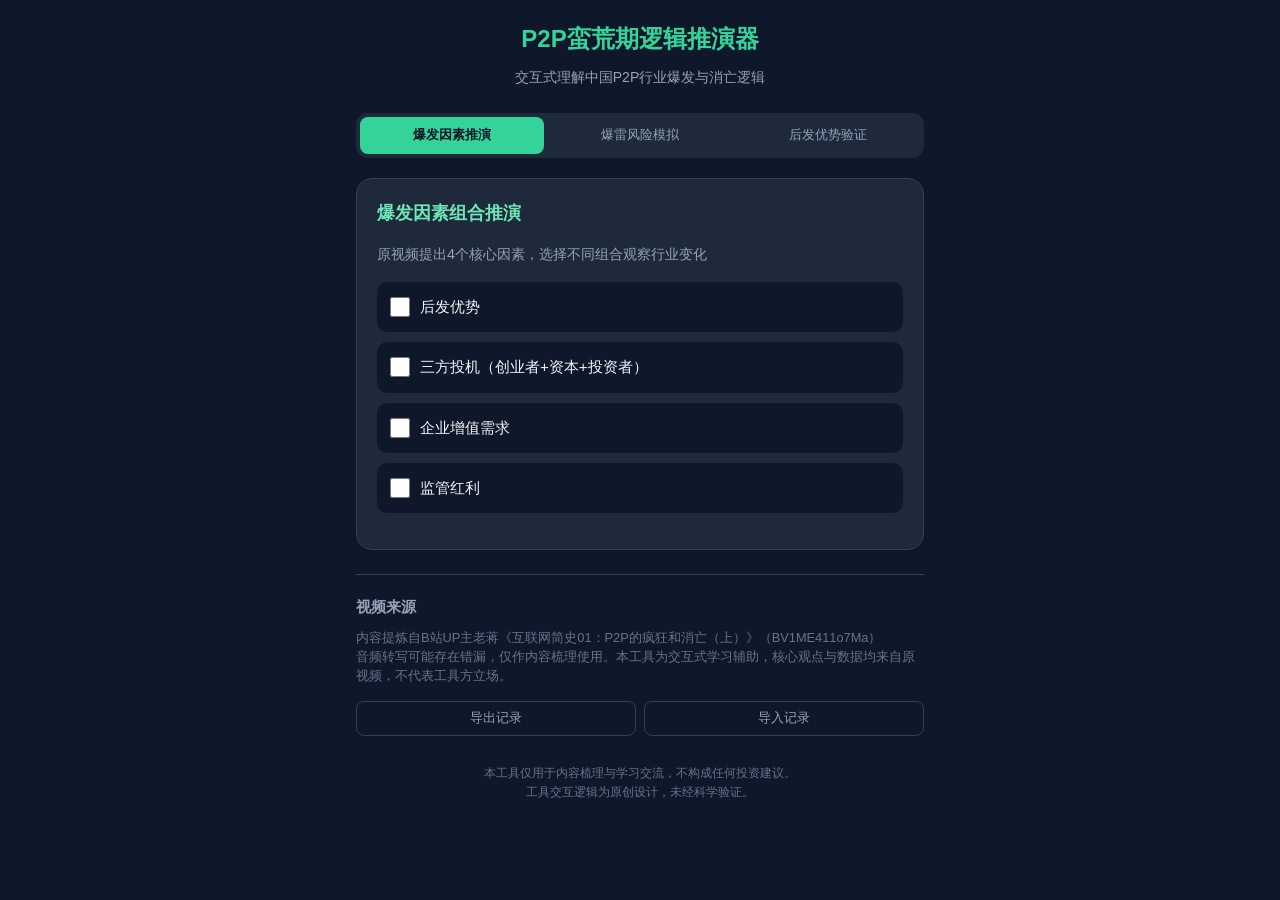
<file: internet-history.html>
<!DOCTYPE html>
<html lang="zh-CN">
<head>
    <meta charset="UTF-8">
    <meta name="viewport" content="width=device-width, initial-scale=1.0">
    <title>P2P蛮荒期逻辑推演器</title>
    <style>
        * {
            margin: 0;
            padding: 0;
            box-sizing: border-box;
        }

        :root {
            --bg-dark: #0f172a;
            --bg-card: #1e293b;
            --bg-card-hover: #334155;
            --mint: #34d399;
            --mint-light: #6ee7b7;
            --mint-dark: #059669;
            --text-primary: #f1f5f9;
            --text-secondary: #94a3b8;
            --text-muted: #64748b;
            --border: #334155;
            --warning: #fbbf24;
            --danger: #f87171;
        }

        body {
            font-family: -apple-system, BlinkMacSystemFont, 'Segoe UI', Roboto, 'Helvetica Neue', sans-serif;
            background: var(--bg-dark);
            color: var(--text-primary);
            line-height: 1.6;
            min-height: 100vh;
        }

        .container {
            max-width: 600px;
            margin: 0 auto;
            padding: 20px 16px;
        }

        header {
            text-align: center;
            margin-bottom: 24px;
        }

        header h1 {
            font-size: 1.5rem;
            color: var(--mint);
            margin-bottom: 8px;
        }

        header p {
            font-size: 0.875rem;
            color: var(--text-secondary);
        }

        .tabs {
            display: flex;
            gap: 4px;
            margin-bottom: 20px;
            background: var(--bg-card);
            padding: 4px;
            border-radius: 12px;
        }

        .tab-btn {
            flex: 1;
            padding: 10px 8px;
            background: transparent;
            border: none;
            color: var(--text-secondary);
            font-size: 0.8rem;
            border-radius: 8px;
            cursor: pointer;
            transition: all 0.2s;
        }

        .tab-btn.active {
            background: var(--mint);
            color: var(--bg-dark);
            font-weight: 600;
        }

        .tab-btn:focus-visible {
            outline: 2px solid var(--mint);
            outline-offset: 2px;
        }

        .tab-content {
            display: none;
        }

        .tab-content.active {
            display: block;
        }

        .card {
            background: var(--bg-card);
            border-radius: 16px;
            padding: 20px;
            margin-bottom: 16px;
            border: 1px solid var(--border);
        }

        .card h2 {
            font-size: 1.1rem;
            color: var(--mint-light);
            margin-bottom: 16px;
        }

        .card h3 {
            font-size: 1rem;
            color: var(--text-primary);
            margin-bottom: 12px;
        }

        .checkbox-group {
            display: flex;
            flex-direction: column;
            gap: 10px;
            margin-bottom: 16px;
        }

        .checkbox-item {
            display: flex;
            align-items: center;
            gap: 10px;
            padding: 12px;
            background: var(--bg-dark);
            border-radius: 10px;
            cursor: pointer;
            border: 1px solid transparent;
            transition: all 0.2s;
        }

        .checkbox-item:hover {
            border-color: var(--mint-dark);
        }

        .checkbox-item:has(input:focus-visible) {
            outline: 2px solid var(--mint);
            outline-offset: 2px;
        }

        .checkbox-item input[type="checkbox"] {
            width: 20px;
            height: 20px;
            accent-color: var(--mint);
            cursor: pointer;
        }

        .checkbox-item span {
            font-size: 0.95rem;
        }

        .result-box {
            background: var(--bg-dark);
            border-radius: 10px;
            padding: 16px;
            margin-top: 16px;
            border-left: 3px solid var(--mint);
        }

        .result-box.warning {
            border-left-color: var(--warning);
        }

        .result-box.danger {
            border-left-color: var(--danger);
        }

        .result-box h4 {
            color: var(--mint-light);
            margin-bottom: 8px;
            font-size: 0.95rem;
        }

        .result-box.warning h4 {
            color: var(--warning);
        }

        .result-box.danger h4 {
            color: var(--danger);
        }

        .result-box p {
            font-size: 0.9rem;
            color: var(--text-secondary);
            margin-bottom: 8px;
        }

        .result-box .highlight {
            color: var(--mint);
            font-weight: 600;
        }

        .result-box .viewpoint {
            font-size: 0.8rem;
            color: var(--text-muted);
            font-style: italic;
            margin-top: 10px;
            padding-top: 10px;
            border-top: 1px dashed var(--border);
        }

        .param-group {
            margin-bottom: 20px;
        }

        .param-label {
            font-size: 0.9rem;
            color: var(--text-secondary);
            margin-bottom: 8px;
            display: block;
        }

        .param-options {
            display: flex;
            gap: 8px;
        }

        .param-btn {
            flex: 1;
            padding: 10px;
            background: var(--bg-dark);
            border: 1px solid var(--border);
            color: var(--text-secondary);
            border-radius: 8px;
            cursor: pointer;
            font-size: 0.85rem;
            transition: all 0.2s;
        }

        .param-btn:hover {
            border-color: var(--mint-dark);
        }

        .param-btn.active {
            background: var(--mint);
            color: var(--bg-dark);
            border-color: var(--mint);
            font-weight: 600;
        }

        .param-btn:focus-visible {
            outline: 2px solid var(--mint);
            outline-offset: 2px;
        }

        .select-group {
            display: grid;
            grid-template-columns: 1fr 1fr;
            gap: 12px;
            margin-bottom: 16px;
        }

        .select-item {
            display: flex;
            flex-direction: column;
            gap: 6px;
        }

        .select-item label {
            font-size: 0.85rem;
            color: var(--text-secondary);
        }

        .select-item select {
            padding: 10px;
            background: var(--bg-dark);
            border: 1px solid var(--border);
            color: var(--text-primary);
            border-radius: 8px;
            font-size: 0.9rem;
            cursor: pointer;
        }

        .select-item select:focus-visible {
            outline: 2px solid var(--mint);
            outline-offset: 2px;
            border-color: var(--mint);
        }

        .comparison-bar {
            display: flex;
            align-items: center;
            gap: 12px;
            margin: 12px 0;
        }

        .bar-label {
            font-size: 0.85rem;
            color: var(--text-secondary);
            min-width: 80px;
        }

        .bar-track {
            flex: 1;
            height: 24px;
            background: var(--bg-dark);
            border-radius: 12px;
            overflow: hidden;
            position: relative;
        }

        .bar-fill {
            height: 100%;
            background: linear-gradient(90deg, var(--mint-dark), var(--mint));
            border-radius: 12px;
            display: flex;
            align-items: center;
            justify-content: flex-end;
            padding-right: 8px;
            font-size: 0.75rem;
            font-weight: 600;
            color: var(--bg-dark);
            transition: width 0.5s ease;
        }

        .source-section {
            margin-top: 24px;
            padding-top: 20px;
            border-top: 1px solid var(--border);
        }

        .source-section h3 {
            font-size: 0.95rem;
            color: var(--text-secondary);
            margin-bottom: 8px;
        }

        .source-section p {
            font-size: 0.8rem;
            color: var(--text-muted);
            line-height: 1.5;
        }

        .data-actions {
            display: flex;
            gap: 8px;
            margin-top: 16px;
        }

        .data-btn {
            flex: 1;
            padding: 8px;
            background: transparent;
            border: 1px solid var(--border);
            color: var(--text-secondary);
            border-radius: 8px;
            cursor: pointer;
            font-size: 0.8rem;
            transition: all 0.2s;
        }

        .data-btn:hover {
            border-color: var(--mint);
            color: var(--mint);
        }

        .data-btn:focus-visible {
            outline: 2px solid var(--mint);
            outline-offset: 2px;
        }

        .storage-notice {
            font-size: 0.75rem;
            color: var(--warning);
            margin-top: 8px;
            display: none;
        }

        .storage-notice.show {
            display: block;
        }

        .disclaimer {
            background: var(--bg-dark);
            border-radius: 8px;
            padding: 12px;
            margin-top: 16px;
            font-size: 0.75rem;
            color: var(--text-muted);
            text-align: center;
        }

        .hidden {
            display: none !important;
        }

        #fileInput {
            display: none;
        }

        @media (max-width: 400px) {
            .tabs {
                flex-wrap: wrap;
            }
            .tab-btn {
                flex: 1 1 30%;
                font-size: 0.75rem;
            }
        }
    </style>
</head>
<body>
    <div class="container">
        <header>
            <h1>P2P蛮荒期逻辑推演器</h1>
            <p>交互式理解中国P2P行业爆发与消亡逻辑</p>
        </header>

        <div class="tabs" role="tablist" aria-label="功能模块">
            <button class="tab-btn active" role="tab" aria-selected="true" aria-controls="tab1" id="btn-tab1">爆发因素推演</button>
            <button class="tab-btn" role="tab" aria-selected="false" aria-controls="tab2" id="btn-tab2">爆雷风险模拟</button>
            <button class="tab-btn" role="tab" aria-selected="false" aria-controls="tab3" id="btn-tab3">后发优势验证</button>
        </div>

        <!-- 模块1：爆发因素组合推演 -->
        <div class="tab-content active" id="tab1" role="tabpanel" aria-labelledby="btn-tab1">
            <div class="card">
                <h2>爆发因素组合推演</h2>
                <p style="font-size: 0.9rem; color: var(--text-secondary); margin-bottom: 16px;">
                    原视频提出4个核心因素，选择不同组合观察行业变化
                </p>
                <div class="checkbox-group">
                    <label class="checkbox-item">
                        <input type="checkbox" id="factor1" value="后发优势">
                        <span>后发优势</span>
                    </label>
                    <label class="checkbox-item">
                        <input type="checkbox" id="factor2" value="三方投机">
                        <span>三方投机（创业者+资本+投资者）</span>
                    </label>
                    <label class="checkbox-item">
                        <input type="checkbox" id="factor3" value="企业增值需求">
                        <span>企业增值需求</span>
                    </label>
                    <label class="checkbox-item">
                        <input type="checkbox" id="factor4" value="监管红利">
                        <span>监管红利</span>
                    </label>
                </div>
                <div id="result1" class="result-box hidden">
                    <h4 id="result1-title"></h4>
                    <p id="result1-content"></p>
                    <p class="viewpoint" id="result1-viewpoint"></p>
                </div>
            </div>
        </div>

        <!-- 模块2：爆雷风险模拟台 -->
        <div class="tab-content" id="tab2" role="tabpanel" aria-labelledby="btn-tab2">
            <div class="card">
                <h2>爆雷风险模拟台</h2>
                <p style="font-size: 0.9rem; color: var(--text-secondary); margin-bottom: 16px;">
                    设置虚拟P2P平台参数，推演其发展命运
                </p>
                
                <div class="param-group">
                    <span class="param-label">营销投入</span>
                    <div class="param-options" role="radiogroup" aria-label="营销投入">
                        <button class="param-btn" data-param="marketing" data-value="low">低</button>
                        <button class="param-btn active" data-param="marketing" data-value="mid">中</button>
                        <button class="param-btn" data-param="marketing" data-value="high">高</button>
                    </div>
                </div>

                <div class="param-group">
                    <span class="param-label">风控能力</span>
                    <div class="param-options" role="radiogroup" aria-label="风控能力">
                        <button class="param-btn" data-param="risk" data-value="low">低</button>
                        <button class="param-btn active" data-param="risk" data-value="mid">中</button>
                        <button class="param-btn" data-param="risk" data-value="high">高</button>
                    </div>
                </div>

                <div class="param-group">
                    <span class="param-label">资金透明度</span>
                    <div class="param-options" role="radiogroup" aria-label="资金透明度">
                        <button class="param-btn" data-param="transparency" data-value="low">低</button>
                        <button class="param-btn active" data-param="transparency" data-value="mid">中</button>
                        <button class="param-btn" data-param="transparency" data-value="high">高</button>
                    </div>
                </div>

                <div id="result2" class="result-box">
                    <h4 id="result2-title">中等规模存活</h4>
                    <p id="result2-content">平台在行业红利期保持中等规模发展，2016年强监管后面临合规大考。</p>
                    <p class="viewpoint" id="result2-viewpoint"></p>
                </div>
            </div>
        </div>

        <!-- 模块3：后发优势跨赛道验证 -->
        <div class="tab-content" id="tab3" role="tabpanel" aria-labelledby="btn-tab3">
            <div class="card">
                <h2>后发优势跨赛道验证</h2>
                <p style="font-size: 0.9rem; color: var(--text-secondary); margin-bottom: 16px;">
                    选择不同赛道和国家，体验"体验跃升差"模型
                </p>
                
                <div class="select-group">
                    <div class="select-item">
                        <label for="track-select">选择赛道</label>
                        <select id="track-select" aria-label="选择赛道">
                            <option value="payment">移动支付</option>
                            <option value="p2p">P2P</option>
                        </select>
                    </div>
                    <div class="select-item">
                        <label for="country-select">选择国家</label>
                        <select id="country-select" aria-label="选择国家">
                            <option value="china">中国</option>
                            <option value="usa">美国</option>
                        </select>
                    </div>
                </div>

                <div id="result3">
                    <div class="comparison-bar">
                        <span class="bar-label">传统方式</span>
                        <div class="bar-track">
                            <div class="bar-fill" id="bar-before" style="width: 30%;">3分</div>
                        </div>
                    </div>
                    <div style="text-align: center; color: var(--mint); margin: 4px 0;">↓ 跃升 <span id="jump-score">7分</span></div>
                    <div class="comparison-bar">
                        <span class="bar-label">新业态</span>
                        <div class="bar-track">
                            <div class="bar-fill" id="bar-after" style="width: 100%;">10分</div>
                        </div>
                    </div>
                    <div class="result-box">
                        <p id="result3-conclusion" style="color: var(--text-primary); font-weight: 500;">
                            现金（3分）→移动支付（10分），跃升7分→普及率全球第一
                        </p>
                        <p class="viewpoint">
                            原视频核心概念：后发优势是中国互联网弯道超车的通用逻辑
                        </p>
                    </div>
                </div>
            </div>
        </div>

        <!-- 来源说明和数据管理 -->
        <div class="source-section">
            <h3>视频来源</h3>
            <p>
                内容提炼自B站UP主老蒋《互联网简史01：P2P的疯狂和消亡（上）》（BV1ME411o7Ma）<br>
                音频转写可能存在错漏，仅作内容梳理使用。本工具为交互式学习辅助，核心观点与数据均来自原视频，不代表工具方立场。
            </p>
            
            <div class="data-actions">
                <button class="data-btn" id="exportBtn" aria-label="导出使用记录">导出记录</button>
                <button class="data-btn" id="importBtn" aria-label="导入使用记录">导入记录</button>
                <input type="file" id="fileInput" accept=".json" aria-label="选择导入文件">
            </div>
            <p class="storage-notice" id="storageNotice">⚠️ 本地存储不可用，记录将保存在内存中</p>
            
            <div class="disclaimer">
                本工具仅用于内容梳理与学习交流，不构成任何投资建议。<br>
                工具交互逻辑为原创设计，未经科学验证。
            </div>
        </div>
    </div>

    <script>
        // 存储管理
        let memoryStorage = {};
        let useLocalStorage = true;

        try {
            const testKey = '__test__';
            localStorage.setItem(testKey, testKey);
            localStorage.removeItem(testKey);
        } catch (e) {
            useLocalStorage = false;
            document.getElementById('storageNotice').classList.add('show');
        }

        function saveData(key, value) {
            const data = {
                value,
                timestamp: Date.now()
            };
            if (useLocalStorage) {
                try {
                    localStorage.setItem(key, JSON.stringify(data));
                } catch (e) {
                    memoryStorage[key] = data;
                }
            } else {
                memoryStorage[key] = data;
            }
        }

        function loadData(key) {
            if (useLocalStorage) {
                try {
                    const item = localStorage.getItem(key);
                    return item ? JSON.parse(item).value : null;
                } catch (e) {
                    return memoryStorage[key]?.value || null;
                }
            }
            return memoryStorage[key]?.value || null;
        }

        // 记录使用历史
        function recordUsage(module, data) {
            const history = loadData('usageHistory') || [];
            history.push({
                module,
                data,
                time: new Date().toISOString()
            });
            if (history.length > 100) history.shift();
            saveData('usageHistory', history);
        }

        // Tab切换
        const tabBtns = document.querySelectorAll('.tab-btn');
        const tabContents = document.querySelectorAll('.tab-content');

        tabBtns.forEach(btn => {
            btn.addEventListener('click', () => {
                const tabId = btn.id.replace('btn-', '');
                tabBtns.forEach(b => {
                    b.classList.remove('active');
                    b.setAttribute('aria-selected', 'false');
                });
                tabContents.forEach(c => c.classList.remove('active'));
                btn.classList.add('active');
                btn.setAttribute('aria-selected', 'true');
                document.getElementById(tabId).classList.add('active');
            });
        });

        // 模块1：爆发因素组合推演
        const factorCheckboxes = document.querySelectorAll('#tab1 input[type="checkbox"]');
        const result1 = document.getElementById('result1');
        const result1Title = document.getElementById('result1-title');
        const result1Content = document.getElementById('result1-content');
        const result1Viewpoint = document.getElementById('result1-viewpoint');

        const factorExplanations = {
            '后发优势': '传统金融服务覆盖不足，互联网金融填补空白，用户接受度快速提升。',
            '三方投机': '创业者扎堆入场、资本疯狂押注、投资者追求高收益，三方共同推进行业泡沫。',
            '企业增值需求': '中小企业融资难，对P2P借贷有真实需求，推动平台资产端扩张。',
            '监管红利': '早期监管空白，行业准入门槛低，各类玩家纷纷入场试水。'
        };

        function updateModule1() {
            const checked = Array.from(factorCheckboxes).filter(cb => cb.checked);
            const count = checked.length;

            if (count === 0) {
                result1.classList.add('hidden');
                return;
            }

            result1.classList.remove('hidden');

            if (count <= 1) {
                const factorName = checked[0].value;
                result1Title.textContent = '单一因素作用 · 2013年';
                result1Content.innerHTML = `
                    <strong>${factorName}：</strong>${factorExplanations[factorName]}<br><br>
                    <span class="highlight">行业数据：约500-800家平台</span>
                `;
                result1Viewpoint.textContent = '原视频观点：单一因素不足以支撑行业爆发';
                result1.className = 'result-box';
            } else if (count >= 2 && count <= 3) {
                const factors = checked.map(cb => cb.value).join('、');
                result1Title.textContent = '多因素叠加 · 2014年';
                result1Content.innerHTML = `
                    组合因素：${factors}<br><br>
                    <span class="highlight">行业数据：约1800-2000家平台</span><br>
                    草莽特征：无系统风控、熟人拉新、野蛮生长
                `;
                result1Viewpoint.textContent = '原视频观点：多因素共振推动行业快速扩张，但乱象频生';
                result1.className = 'result-box warning';
            } else {
                result1Title.textContent = '四因素全共振 · 2015年顶峰';
                result1Content.innerHTML = `
                    四大因素全部到位，行业迎来爆发式增长<br><br>
                    <span class="highlight">行业数据：近3000家平台，借贷余额超万亿</span><br><br>
                    对比：同期美国P2P余额约千亿人民币，不到中国一半
                `;
                result1Viewpoint.textContent = '原视频数据：中国P2P规模远超美国，是特殊国情下的产物';
                result1.className = 'result-box danger';
            }

            recordUsage('爆发因素推演', { count, factors: checked.map(cb => cb.value) });
        }

        factorCheckboxes.forEach(cb => {
            cb.addEventListener('change', updateModule1);
        });

        // 模块2：爆雷风险模拟台
        const paramBtns = document.querySelectorAll('.param-btn');
        const params = {
            marketing: 'mid',
            risk: 'mid',
            transparency: 'mid'
        };

        function updateModule2() {
            const isPonzi = params.marketing === 'high' && params.risk === 'low' && params.transparency === 'low';
            
            const result2 = document.getElementById('result2');
            const result2Title = document.getElementById('result2-title');
            const result2Content = document.getElementById('result2-content');
            const result2Viewpoint = document.getElementById('result2-viewpoint');

            if (isPonzi) {
                result2Title.textContent = '💀 易租宝式庞氏骗局';
                result2Content.innerHTML = `
                    高营销投入快速扩大规模，低风控意味着资产质量极差，低透明度掩盖资金去向。<br><br>
                    <span class="highlight" style="color: var(--danger);">最终结局：庞氏骗局崩盘</span><br><br>
                    原视频披露：1年半吸金500亿、央视/高铁背书、假标自融
                `;
                result2Viewpoint.textContent = '原视频观点：蛮荒期行业逻辑是"拼规模不拼风控"，投资者普遍迷信背景而非资产质量';
                result2.className = 'result-box danger';
            } else {
                const riskLevel = 
                    (params.risk === 'low' || params.transparency === 'low') ? '较高' :
                    (params.risk === 'high' && params.transparency === 'high') ? '较低' : '中等';
                
                const size = params.marketing === 'high' ? '较大' : params.marketing === 'low' ? '较小' : '中等';
                
                result2Title.textContent = '⚖️ 中等规模存活';
                result2Content.innerHTML = `
                    平台规模：${size}<br>
                    风险等级：${riskLevel}<br><br>
                    在行业红利期可维持运营，<span class="highlight">2016年强监管后面临合规大考</span>。<br>
                    能否存活取决于后续合规改造能力。
                `;
                result2Viewpoint.textContent = '提示：尝试选择"高营销+低风控+低透明"组合，观察极端结果';
                result2.className = 'result-box warning';
            }

            recordUsage('爆雷风险模拟', { ...params });
        }

        paramBtns.forEach(btn => {
            btn.addEventListener('click', () => {
                const param = btn.dataset.param;
                const value = btn.dataset.value;
                
                document.querySelectorAll(`.param-btn[data-param="${param}"]`).forEach(b => {
                    b.classList.remove('active');
                });
                btn.classList.add('active');
                params[param] = value;
                
                updateModule2();
            });
        });

        // 模块3：后发优势跨赛道验证
        const trackSelect = document.getElementById('track-select');
        const countrySelect = document.getElementById('country-select');

        const experienceData = {
            payment: {
                china: { before: 3, after: 10, label: '现金', newLabel: '移动支付', conclusion: '现金（3分）→移动支付（10分），跃升7分→普及率全球第一' },
                usa: { before: 7, after: 8, label: '信用卡', newLabel: '移动支付', conclusion: '信用卡（7分）→移动支付（8分），跃升1分→仅作为补充支付方式' }
            },
            p2p: {
                china: { before: 2, after: 9, label: '民间借贷', newLabel: 'P2P', conclusion: '民间借贷（2分）→P2P（9分），跃升7分→行业野蛮生长后全面整改' },
                usa: { before: 8, after: 9, label: '传统金融', newLabel: 'P2P', conclusion: '传统金融（8分）→P2P（9分），跃升1分→仅为补充业态' }
            }
        };

        function updateModule3() {
            const track = trackSelect.value;
            const country = countrySelect.value;
            const data = experienceData[track][country];

            document.getElementById('bar-before').style.width = `${data.before * 10}%`;
            document.getElementById('bar-before').textContent = `${data.before}分`;
            document.getElementById('bar-after').style.width = `${data.after * 10}%`;
            document.getElementById('bar-after').textContent = `${data.after}分`;
            document.getElementById('jump-score').textContent = `${data.after - data.before}分`;
            document.getElementById('result3-conclusion').textContent = data.conclusion;

            recordUsage('后发优势验证', { track, country });
        }

        trackSelect.addEventListener('change', updateModule3);
        countrySelect.addEventListener('change', updateModule3);

        // 导出导入功能
        document.getElementById('exportBtn').addEventListener('click', () => {
            const history = loadData('usageHistory') || [];
            const exportData = {
                version: '1.0',
                exportTime: new Date().toISOString(),
                usageHistory: history
            };
            
            const blob = new Blob([JSON.stringify(exportData, null, 2)], { type: 'application/json' });
            const url = URL.createObjectURL(blob);
            const a = document.createElement('a');
            a.href = url;
            a.download = `p2p-tracker-records-${Date.now()}.json`;
            document.body.appendChild(a);
            a.click();
            document.body.removeChild(a);
            URL.revokeObjectURL(url);
        });

        document.getElementById('importBtn').addEventListener('click', () => {
            document.getElementById('fileInput').click();
        });

        document.getElementById('fileInput').addEventListener('change', (e) => {
            const file = e.target.files[0];
            if (!file) return;

            const reader = new FileReader();
            reader.onload = (event) => {
                try {
                    const data = JSON.parse(event.target.result);
                    
                    // 严格字段验证
                    if (!data || typeof data !== 'object') throw new Error('格式错误');
                    if (!data.version || typeof data.version !== 'string') throw new Error('缺少版本号');
                    if (!Array.isArray(data.usageHistory)) throw new Error('缺少使用记录');
                    
                    // 验证每条记录
                    const validRecords = data.usageHistory.filter(record => {
                        return record && 
                               typeof record.module === 'string' && 
                               typeof record.data === 'object' &&
                               typeof record.time === 'string';
                    });

                    if (validRecords.length === 0) {
                        alert('未找到有效记录');
                        return;
                    }

                    // 合并记录
                    const existing = loadData('usageHistory') || [];
                    const merged = [...existing, ...validRecords];
                    saveData('usageHistory', merged.slice(-100));
                    
                    alert(`成功导入 ${validRecords.length} 条记录`);
                } catch (err) {
                    alert('导入失败：文件格式不正确');
                }
            };
            reader.readAsText(file);
            e.target.value = '';
        });

        // 初始化
        updateModule2();
    </script>
</body>
</html>
</file>
